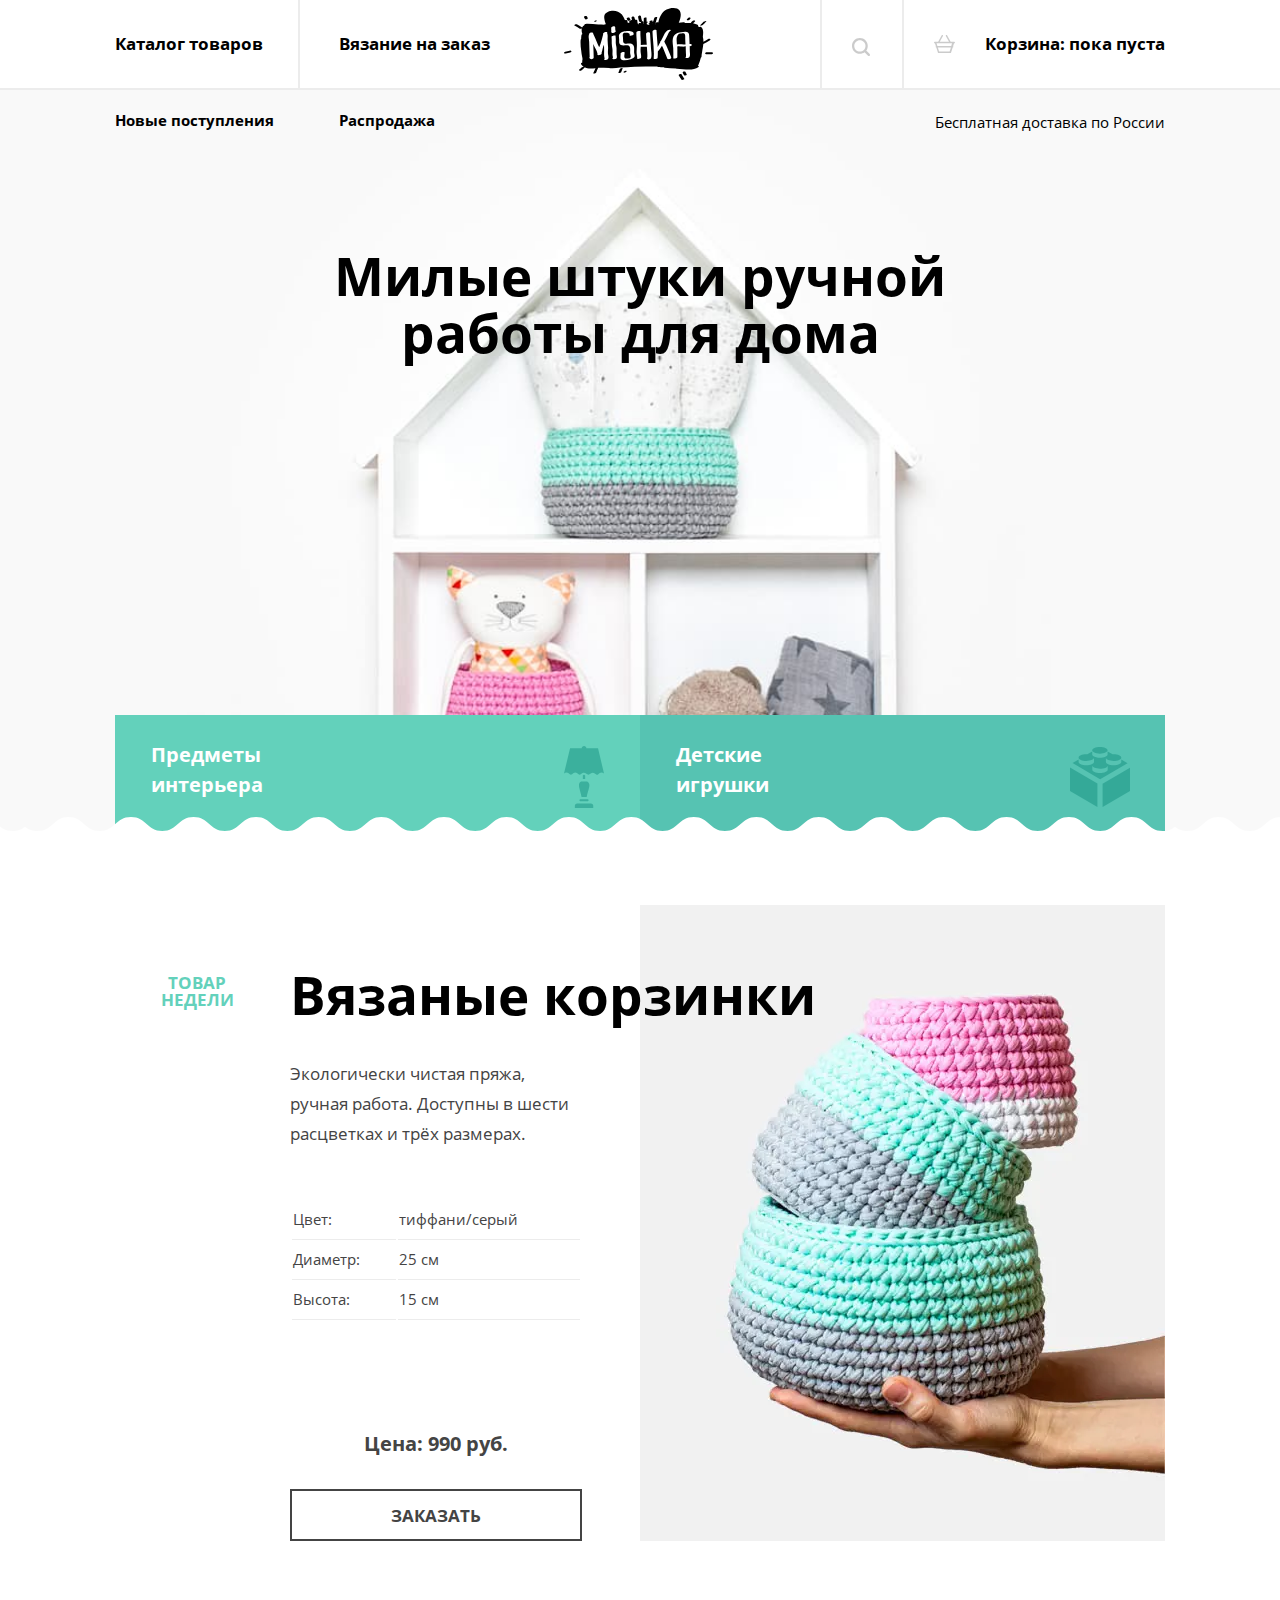
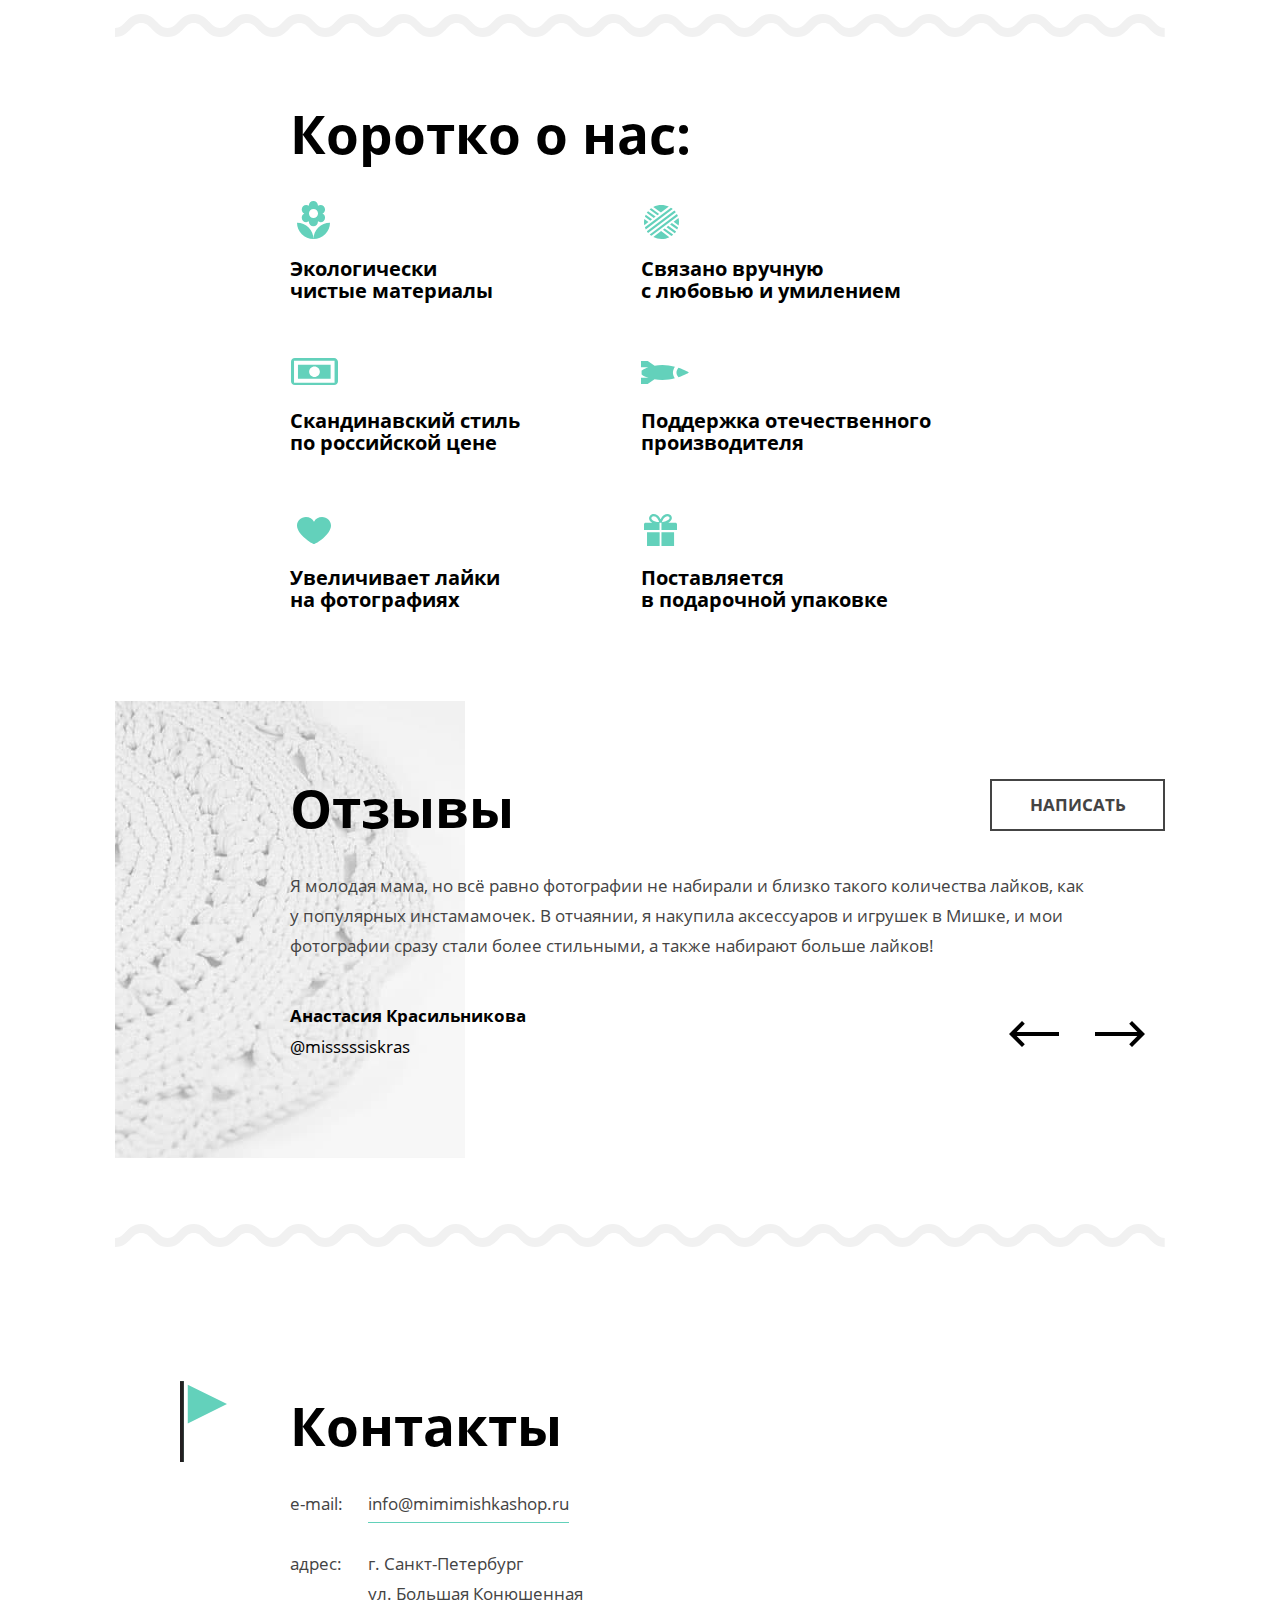
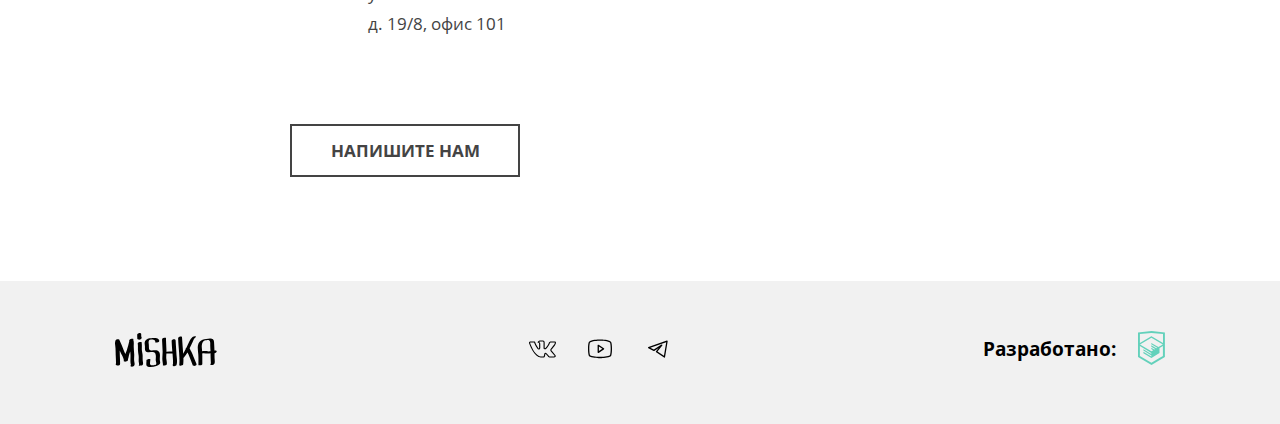
<file: index.html>
<!DOCTYPE html><html class="page" lang="ru"><head><meta charset="utf-8"><meta name="viewport" content="width=device-width,initial-scale=1"><title>HTML Academy: Мишка</title><link rel="icon" href="favicon.ico"><link rel="icon" href="img/favicons/favicon.svg" type="image/svg+xml"><link rel="apple-touch-icon" href="img/favicons/apple.png"><link rel="manifest" href="manifest.webmanifest"><link rel="stylesheet" href="css/style.min.css"><link rel="preload" href="css/style.min.css" as="style"><link rel="preload" href="fonts/opensans.woff2" as="font" crossorigin="anonymous"><link rel="preload" href="fonts/opensansbold.woff2" as="font" crossorigin="anonymous"><link rel="preload" href="img/backgrounds/bg-image-house-shelf-mobile.jpg" as="image"><link rel="preload" href="img/backgrounds/bg-image-house-shelf-mobile@2x.jpg" as="image"><link rel="preload" href="img/backgrounds/bg-image-house-shelf-tablet.jpg" as="image"><link rel="preload" href="img/backgrounds/bg-image-house-shelf-tablet@2x.jpg" as="image"><link rel="preload" href="img/backgrounds/bg-image-house-shelf-desktop.jpg" as="image"><link rel="preload" href="img/backgrounds/bg-image-house-shelf-desktop@2x.jpg" as="image"></head><body class="body"><header class="main-header"><div class="main-header__wrapper"><div class="main-header__logo-wrapper"><a class="main-header__logo logo"><svg class="logo__header logo__header--mobile" width="86" height="35"><use xlink:href="img/sprite.svg#logo-mobile"></use></svg> <svg class="logo__header logo__header--tablet" width="114" height="46"><use xlink:href="img/sprite.svg#logo-tablet"></use></svg> <svg class="logo__header logo__header--desktop" width="149" height="72"><use xlink:href="img/sprite.svg#logo-desktop"></use></svg></a></div><nav class="main-navigation main-navigation--closed"><!-- для работы без javascript нужно изменить класс main-navigation--closed на main-navigation--opened а также добавить main-navigation--nojs --> <button class="main-navigation__toogle" type="button"><span class="visually-hidden">Открыть меню</span></button><div class="main-navigation__wrapper main-navigation__wrapper-layout"><ul class="main-navigation__list list site-list"><li class="site-list__item site-list__catalog-item item"><div class="site-list__item-layout-wrapper"><a class="site-list__link site-list__order-link link" href="catalog.html">Каталог товаров</a></div></li><li class="site-list__item site-list__order-item item"><div class="site-list__item-layout-wrapper"><a class="site-list__link site-list__order-link link site-list__order-link--link2" href="form.html">Вязание на заказ</a></div></li></ul><ul class="main-navigation__list list user-list"><li class="user-list__item item"><div class="user-list__item-layout-wrapper"><a class="user-list__link user-list__search-link link" href="#"><svg class="user-list__link-search-icon" width="18" height="18"><use xlink:href="img/sprite.svg#search-icon"></use></svg> <span class="user-list__link-description">Поиск по сайту</span></a></div></li><li class="user-list__item item"><div class="user-list__item-layout-wrapper"><a class="user-list__link user-list__cart-link link" href="#"><svg class="user-list__link-cart-icon" width="21" height="18"><use xlink:href="img/sprite.svg#cart-icon"></use></svg> Корзина: пока пуста</a></div></li></ul><ul class="main-navigation__list list promo-list"><li class="promo-list__item item"><a class="promo-list__link link" href="catalog.html">Новые поступления</a></li><li class="promo-list__item item"><a class="promo-list__link promo-list__sale-link link" href="catalog.html">Распродажа</a></li></ul><span class="main-navigation__promo-delivery">Бесплатная доставка по России</span></div></nav></div></header><main class="main-container"><section class="promo promo--main"><div class="promo__wrapper promo__wrapper--main"><h1 class="promo__title title title--main">Милые штуки ручной работы&nbsp;для&nbsp;дома</h1></div><div class="promo__navigation-wrapper"><h2 class="visually-hidden">Каталог различных товаров</h2><ul class="promo__navigation-list"><li class="promo__navigation-item promo__navigation-item--interior"><a class="promo__navigation-link promo__navigation-link--interior link" href="#">Предметы<br>интерьера</a> <svg class="promo__navigation-icon promo__navigation-icon--interior" width="40" height="62"><use xlink:href="img/sprite.svg#interior-icon"></use></svg></li><li class="promo__navigation-item promo__navigation-item--toys"><a class="promo__navigation-link promo__navigation-link--toys link" href="#">Детские<br>игрушки</a> <svg class="promo__navigation-icon promo__navigation-icon--toy" width="60" height="60"><use xlink:href="img/sprite.svg#toy-icon"></use></svg></li></ul></div></section><section class="week-product"><div class="week-product__wrapper"><!-- <h2 class="week-product__title title title--medium_decorated">Товар недели</h2> --><article class="week-product__article article"><h2 class="week-product__title title title--medium">Вязаные корзинки</h2><p class="week-product__subtitle title title--medium_decorated">Товар недели</p><p class="week-product__text-content">Экологически чистая пряжа, ручная&nbsp;работа. Доступны в шести расцветках и трёх размерах.</p><table class="week-product__table"><tr class="week-product__row"><th class="week-product__data">Цвет:</th><td class="week-product__data">тиффани/серый</td></tr><tr class="week-product__row"><th class="week-product__data">Диаметр:</th><td class="week-product__data">25 см</td></tr><tr class="week-product__row"><th class="week-product__data">Высота:</th><td class="week-product__data">15 см</td></tr></table><picture><source type="image/webp" media="(min-width: 1200px)" srcset="img/products/product-image-triple-set-desktop.webp, img/products/product-image-triple-set-desktop@2x.webp 2x"><source type="image/webp" media="(min-width: 768px)" srcset="img/products/product-image-triple-set-tablet.webp, img/products/product-image-triple-set-tablet@2x.webp 2x"><source type="image/webp" srcset="img/products/product-image-triple-set-mobile.webp, img/products/product-image-triple-set-mobile@2x.webp 2x"><source media="(min-width: 1200px)" srcset="img/products/product-image-triple-set-desktop.jpg, img/products/product-image-triple-set-desktop@2x.jpg 2x"><source media="(min-width: 768px)" srcset="img/products/product-image-triple-set-tablet.jpg, img/products/product-image-triple-set-tablet@2x.jpg 2x"><img class="week-product__image" src="img/products/product-image-triple-set-mobile.jpg" width="260" height="315" srcset="img/products/product-image-triple-set-mobile@2x.jpg 2x" alt="Фото трех вязаных корзинок маленького, среднего, большого размера, а также зеленого и розового цветов."></picture><span class="week-product__price">Цена: 990 руб.</span> <a class="week-product__button open-modal button button--primary link" href="#">Заказать</a></article></div></section><section class="advantages"><div class="advantages__wrapper"><h2 class="advantages__title title title--medium">Коротко о нас:</h2><ul class="advantages__list list"><li class="advantages__item item advantages__item--ecological">Экологически чистые&nbsp;материалы</li><li class="advantages__item item advantages__item--nordic">Скандинавский стиль по&nbsp;российской цене</li><li class="advantages__item item advantages__item--like">Увеличивает лайки на&nbsp;фотографиях</li><li class="advantages__item item advantages__item--handmade">Связано вручную с&nbsp;любовью&nbsp;и&nbsp;умилением</li><li class="advantages__item item advantages__item--national">Поддержка отечественного производителя</li><li class="advantages__item item advantages__item--gift">Поставляется в&nbsp;подарочной&nbsp;упаковке</li></ul></div></section><section class="reviews reviews--image"><div class="reviews__wrapper"><h2 class="reviews__title title title--medium">Отзывы</h2><blockquote class="reviews__author-review"><p class="reviews__text-content">Я молодая мама, но всё равно фотографии не набирали и близко такого количества лайков, как у&nbsp;популярных инстамамочек. В&nbsp;отчаянии, я накупила аксессуаров и игрушек в Мишке, и&nbsp;мои фотографии сразу стали более стильными, а также набирают больше лайков!</p><span class="reviews__author"><b class="reviews__author-name">Анастасия Красильникова</b> <span class="reviews__author-nickname">@misssssiskras</span></span><div class="reviews__control buttons-control"><button class="reviews__control-button reviews__control-button--left" type="button"><svg class="reviews__control-button-icon" width="50" height="26"><use xlink:href="img/sprite.svg#arrow-button-icon"></use></svg> <span class="visually-hidden">Предыдущий отзыв</span></button> <button class="reviews__control-button reviews__control-button--right" type="button"><svg class="reviews__control-button-icon" width="50" height="26"><use xlink:href="img/sprite.svg#arrow-button-icon"></use></svg> <span class="visually-hidden">Следующий отзыв</span></button></div></blockquote><a class="reviews__button button button--primary" href="#">Написать</a></div></section><section class="contacts"><div class="contacts__wrapper"><div class="contacts__container"><h2 class="contacts__title title title--medium">Контакты</h2><dl class="contacts__list list"><div class="contacts__item contacts__item--first"><dt class="contacts__term">e-mail:</dt><dd class="contacts__description"><a class="contacts__e-mail link" href="mailto:info@mimimishkashop.ru">info@mimimishkashop.ru</a></dd></div><div class="contacts__item contacts__item--second"><dt class="contacts__term">адрес:</dt><dd class="contacts__description"><address class="contacts__address address">г. Санкт-Петербург ул.&nbsp;Большая&nbsp;Конюшенная д.&nbsp;19/8, офис 101</address></dd></div></dl></div><div class="contacts__map-container"><iframe class="contacts__iframe" src="https://www.google.com/maps/embed?pb=!1m18!1m12!1m3!1d999.3018931483289!2d30.322276154757713!3d59.938716497749525!2m3!1f0!2f0!3f0!3m2!1i1024!2i768!4f13.1!3m3!1m2!1s0x4696310fca145cc1%3A0x62740c0ffcd8a91f!2z0JHQvtC70YzRiNCw0Y8g0JrQvtC90Y7RiNC10L3QvdCw0Y8g0YPQuy4sIDE5LzgsIDEwMSwg0KHQsNC90LrRgi3Qn9C10YLQtdGA0LHRg9GA0LMsINCg0L7RgdGB0LjRjywgMTkxMTg2!5e0!3m2!1sru!2suk!4v1649000168325!5m2!1sru!2suk" allowfullscreen="" loading="lazy" referrerpolicy="no-referrer-when-downgrade" title="Офис компании 'Мишка'"></iframe><div class="contacts__map-nojs-container"><picture><source type="image/webp" media="(min-width: 1200px)" srcset="img/content-images/map-nojs-desktop.webp, img/content-images/map-nojs-desktop@2x.webp 2x"><source type="image/webp" media="(min-width: 768px)" srcset="img/content-images/map-nojs-tablet.webp, img/content-images/map-nojs-tablet@2x.webp 2x"><source type="image/webp" srcset="img/content-images/map-nojs-mobile.webp, img/content-images/map-nojs-mobile@2x.webp 2x"><source type="image/png" media="(min-width: 1200px)" srcset="img/content-images/map-nojs-desktop.png, img/content-images/map-nojs-desktop@2x.png 2x"><source type="image/png" media="(min-width: 768px)" srcset="img/content-images/map-nojs-tablet.png, img/content-images/map-nojs-tablet@2x.png 2x"><img class="contacts__map-nojs-image" src="img/content-images/map-nojs-mobile.png" width="320" height="455" alt="Как до нас добраться" srcset="img/backgrounds/map-nojs-mobile@2x.png 2x"></picture></div></div><a class="contacts__button button button--primary" href="#">Напишите нам</a></div></section></main><footer class="main-footer"><div class="main-footer__wrapper"><div class="main-footer__logo-wrapper"><a class="main-footer__logo logo"><svg class="logo__footer" width="102" height="34"><use xlink:href="img/sprite.svg#logo-footer"></use></svg></a></div><div class="main-footer__social social"><h2 class="visually-hidden">Наши социальные сети</h2><ul class="social__list list"><li class="social__item item"><a class="social__link social__link--vkontakte link" href="https://vk.com/htmlacademy"><svg class="social__icon" width="28" height="23" viewbox="0 0 28 23"><use xlink:href="img/sprite.svg#vkontakte-icon"></use></svg> <span class="visually-hidden">Вконтакте</span></a></li><li class="social__item item"><a class="social__link social__link--youtube link" href="https://www.youtube.com/user/htmlacademyru"><svg class="social__icon" width="28" height="23" viewbox="0 0 28 23"><use xlink:href="img/sprite.svg#youtube-icon"></use></svg> <span class="visually-hidden">Ютуб</span></a></li><li class="social__item item"><a class="social__link social__link--telegram link" href="https://t.me/htmlacademy"><svg class="social__icon" width="28" height="23" viewbox="0 0 28 23"><use xlink:href="img/sprite.svg#telegram-icon"></use></svg> <span class="visually-hidden">Телеграм</span></a></li></ul></div><div class="main-footer__copyright copyright main-footer__decoration"><h2 class="visually-hidden">Копирайт</h2><span class="copyright__text">Разработано:</span> <a class="copyright__link link" href="https://htmlacademy.ru/intensive/adaptive"><svg class="copyright__icon" width="27" height="35"><use xlink:href="img/sprite.svg#copyright-icon"></use></svg> <span class="visually-hidden">HTML Academy</span></a></div></div></footer><div class="modal"><div class="modal__container"><p class="modal__title">Добавить в&nbsp;корзину</p><p class="modal__text-content">Выберите размер:</p><div class="modal__list-wrapper"><ul class="modal__list"><li class="modal__item modal__item--size-s"><a class="modal__link link" href="#">S</a></li><li class="modal__item modal__item--size-m"><a class="modal__link link" href="#">M</a></li><li class="modal__item modal__item--size-l"><a class="modal__link link" href="#">L</a></li></ul></div><button class="modal__button button button--secondary">Добавить</button></div></div><script src="js/script.min.js"></script></body></html>
</file>
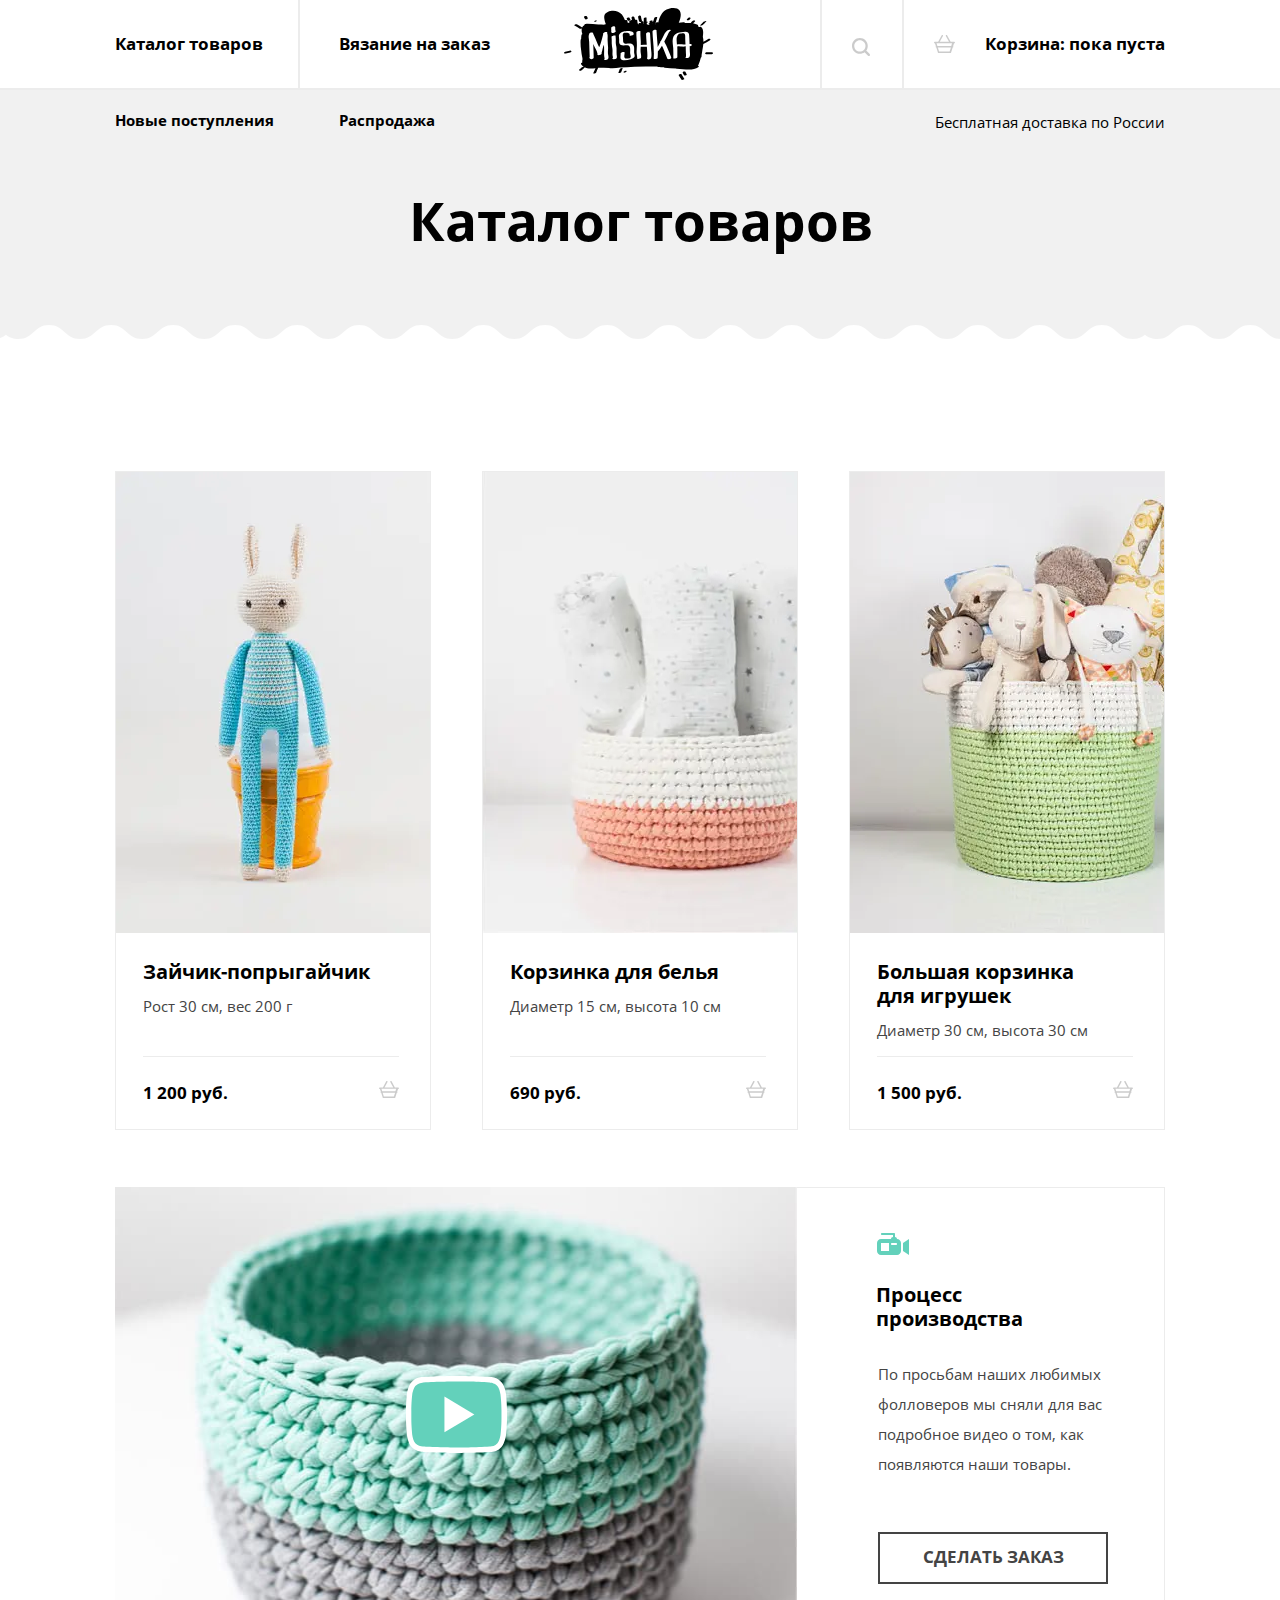
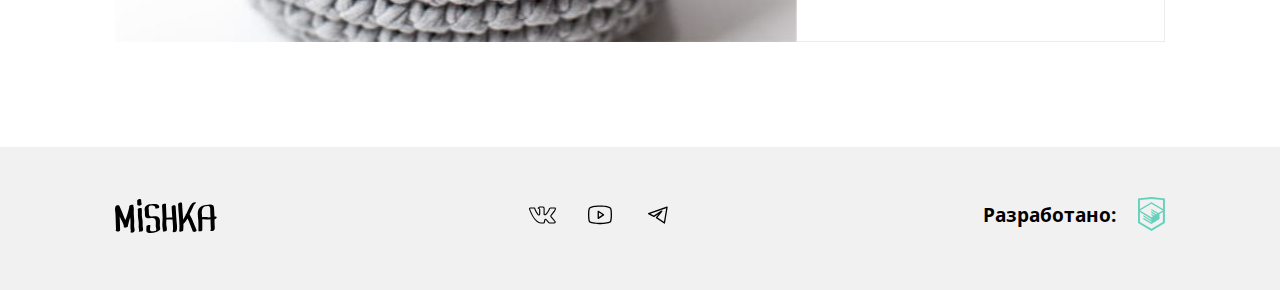
<file: catalog.html>
<!DOCTYPE html><html class="page" lang="ru"><head><meta charset="utf-8"><meta name="viewport" content="width=device-width,initial-scale=1"><title>HTML Academy: Мишка</title><link rel="icon" href="favicon.ico"><link rel="icon" href="img/favicons/favicon.svg" type="image/svg+xml"><link rel="apple-touch-icon" href="img/favicons/apple.png"><link rel="manifest" href="manifest.webmanifest"><link rel="stylesheet" href="css/style.min.css"><link rel="preload" href="css/style.min.css" as="style"><link rel="preload" href="fonts/opensans.woff2" as="font"><link rel="preload" href="fonts/opensansbold.woff2" as="font"><link rel="preload" href="img/backgrounds/bg-image-house-shelf-mobile.jpg" as="image"><link rel="preload" href="img/backgrounds/bg-image-house-shelf-mobile@2x.jpg" as="image"><link rel="preload" href="img/backgrounds/bg-image-house-shelf-tablet.jpg" as="image"><link rel="preload" href="img/backgrounds/bg-image-house-shelf-tablet@2x.jpg" as="image"><link rel="preload" href="img/backgrounds/bg-image-house-shelf-desktop.jpg" as="image"><link rel="preload" href="img/backgrounds/bg-image-house-shelf-desktop@2x.jpg" as="image"></head><body class="body"><header class="main-header"><div class="main-header__wrapper"><div class="main-header__logo-wrapper"><a class="main-header__logo logo" href="index.html"><svg class="logo__header logo__header--mobile" width="86" height="35"><use xlink:href="img/sprite.svg#logo-mobile"></use></svg> <svg class="logo__header logo__header--tablet" width="114" height="46"><use xlink:href="img/sprite.svg#logo-tablet"></use></svg> <svg class="logo__header logo__header--desktop" width="149" height="72"><use xlink:href="img/sprite.svg#logo-desktop"></use></svg></a></div><nav class="main-navigation main-navigation--closed"><!-- для работы без javascript нужно изменить класс main-navigation--closed на main-navigation--opened а также добавить main-navigation--nojs --> <button class="main-navigation__toogle" type="button"><span class="visually-hidden">Открыть меню</span></button><div class="main-navigation__wrapper main-navigation__wrapper-layout"><ul class="main-navigation__list list site-list"><li class="site-list__item site-list__catalog-item item"><div class="site-list__item-layout-wrapper"><a class="site-list__link site-list__order-link link">Каталог товаров</a></div></li><li class="site-list__item site-list__order-item item"><div class="site-list__item-layout-wrapper"><a class="site-list__link site-list__order-link link site-list__order-link--link2" href="form.html">Вязание на заказ</a></div></li></ul><ul class="main-navigation__list list user-list"><li class="user-list__item item"><div class="user-list__item-layout-wrapper"><a class="user-list__link user-list__search-link link" href="#"><svg class="user-list__link-search-icon" width="18" height="18"><use xlink:href="img/sprite.svg#search-icon"></use></svg> <span class="user-list__link-description">Поиск по сайту</span></a></div></li><li class="user-list__item item"><div class="user-list__item-layout-wrapper"><a class="user-list__link user-list__cart-link link" href="#"><svg class="user-list__link-cart-icon" width="21" height="18"><use xlink:href="img/sprite.svg#cart-icon"></use></svg> Корзина: пока пуста</a></div></li></ul><ul class="main-navigation__list list promo-list"><li class="promo-list__item item"><a class="promo-list__link link" href="catalog.html">Новые поступления</a></li><li class="promo-list__item item"><a class="promo-list__link promo-list__sale-link link" href="catalog.html">Распродажа</a></li></ul><span class="main-navigation__promo-delivery">Бесплатная доставка по России</span></div></nav></div></header><main class="main-catalog-container"><section class="promo promo--catalog"><div class="promo__wrapper promo__wrapper--catalog"><h1 class="promo__title title title--main-catalog">Каталог товаров</h1></div></section><section class="catalog-products"><div class="catalog-products__wrapper"><h2 class="visually-hidden">Каталог различных товаров</h2><ul class="catalog-products__list list"><li class="catalog-products__list-item item product-card"><article class="product-card__wrapper"><a class="product-card__link link" href="#"><picture><source type="image/webp" media="(min-width: 1200px)" srcset="img/products/product-image-blue-toy-desktop.webp, img/products/product-image-blue-toy-desktop@2x.webp 2x"><source type="image/webp" media="(min-width: 768px)" srcset="img/products/product-image-blue-toy-tablet.webp, img/products/product-image-blue-toy-tablet@2x.webp 2x"><source type="image/webp" srcset="img/products/product-image-blue-toy-mobile.webp, img/products/product-image-blue-toy-mobile@2x.webp 2x"><source media="(min-width: 1200px)" srcset="img/products/product-image-blue-toy-desktop.jpg, img/products/product-image-blue-toy-desktop@2x.jpg 2x"><source media="(min-width: 768px)" srcset="img/products/product-image-blue-toy-tablet.jpg, img/products/product-image-blue-toy-tablet@2x.jpg 2x"><img class="product-card__image" src="img/products/product-image-blue-toy-mobile.jpg" width="260" height="195" srcset="img/products/product-image-blue-toy-mobile@2x.jpg 2x" alt="Вязанная детская игрушка голубого цвета в виде зайчика." loading="lazy"></picture></a><div class="product-card__layout-wrapper"><a class="product-card__link product-card__link--title link" href="#"><h3 class="product-card__title title title--small">Зайчик-попрыгайчик</h3></a><p class="product-card__text-description">Рост 30 см, вес 200 г</p><div class="product-card__flex-container"><span class="product-card__price">1 200 руб.</span> <a class="product-card__button-link link" href="#"><svg class="product-card__button-icon" width="20" height="19" aria-hidden="true" focusable="false"><use xlink:href="img/sprite.svg#cart-icon"></use></svg> <span class="visually-hidden">Добавить в корзину</span></a></div></div></article></li><li class="catalog-products__list-item item product-card"><article class="product-card__wrapper"><a class="product-card__link link" href="#"><picture><source type="image/webp" media="(min-width: 1200px)" srcset="img/products/product-image-white-orange-basket-desktop.webp, img/products/product-image-white-orange-basket-desktop@2x.webp 2x"><source type="image/webp" media="(min-width: 768px)" srcset="img/products/product-image-white-orange-basket-tablet.webp, img/products/product-image-white-orange-basket-tablet@2x.webp 2x"><source type="image/webp" srcset="img/products/product-image-white-orange-basket-mobile.webp, img/products/product-image-white-orange-basket-mobile@2x.webp 2x"><source media="(min-width: 1200px)" srcset="img/products/product-image-white-orange-basket-desktop.jpg, img/products/product-image-white-orange-basket-desktop@2x.jpg 2x"><source media="(min-width: 768px)" srcset="img/products/product-image-white-orange-basket-tablet.jpg, img/products/product-image-white-orange-basket-tablet@2x.jpg 2x"><img class="product-card__image" src="img/products/product-image-white-orange-basket-mobile.jpg" width="260" height="195" srcset="img/products/product-image-white-orange-basket-mobile@2x.jpg 2x" alt="Вязанная корзинка бело-оранжевого цвета." loading="lazy"></picture></a><div class="product-card__layout-wrapper"><a class="product-card__link product-card__link--title link" href="#"><h3 class="product-card__title title title--small">Корзинка для белья</h3></a><p class="product-card__text-description product-card__text-description--product2">Диаметр 15 см, высота 10 см</p><div class="product-card__flex-container"><span class="product-card__price">690 руб.</span> <a class="product-card__button-link link" href="#"><svg class="product-card__button-icon" width="20" height="19" aria-hidden="true" focusable="false"><use xlink:href="img/sprite.svg#cart-icon"></use></svg> <span class="visually-hidden">Добавить в корзину</span></a></div></div></article></li><li class="catalog-products__list-item item product-card"><article class="product-card__wrapper"><a class="product-card__link link" href="#"><picture><source type="image/webp" media="(min-width: 1200px)" srcset="img/products/product-image-big-basket-with-toys-desktop.webp, img/products/product-image-big-basket-with-toys-desktop@2x.webp 2x"><source type="image/webp" media="(min-width: 768px)" srcset="img/products/product-image-big-basket-with-toys-tablet.webp, img/products/product-image-big-basket-with-toys-tablet@2x.webp 2x"><source type="image/webp" srcset="img/products/product-image-big-basket-with-toys-mobile.webp, img/products/product-image-big-basket-with-toys-mobile@2x.webp 2x"><source media="(min-width: 1200px)" srcset="img/products/product-image-big-basket-with-toys-desktop.jpg, img/products/product-image-big-basket-with-toys-desktop@2x.jpg 2x"><source media="(min-width: 768px)" srcset="img/products/product-image-big-basket-with-toys-tablet.jpg, img/products/product-image-big-basket-with-toys-tablet@2x.jpg 2x"><img class="product-card__image" src="img/products/product-image-big-basket-with-toys-mobile.jpg" width="260" height="195" srcset="img/products/product-image-big-basket-with-toys-mobile@2x.jpg 2x" alt="Большая, вязанная корзинка бело-зеленного цвета, наполненная игрушками." loading="lazy"></picture></a><div class="product-card__layout-wrapper"><a class="product-card__link product-card__link--title link" href="#"><h3 class="product-card__title title title--small">Большая корзинка для&nbsp;игрушек</h3></a><p class="product-card__text-description">Диаметр 30 см, высота 30 см</p><div class="product-card__flex-container"><span class="product-card__price">1 500 руб.</span> <a class="product-card__button-link link" href="#"><svg class="product-card__button-icon" width="20" height="19" aria-hidden="true" focusable="false"><use xlink:href="img/sprite.svg#cart-icon"></use></svg> <span class="visually-hidden">Добавить в корзину</span></a></div></div></article></li></ul></div></section><section class="production"><div class="production__wrapper"><article class="production__article"><h2 class="production__title title title--medium"><svg class="production__icon" width="32" height="22"><use xlink:href="img/sprite.svg#video-camera-icon"></use></svg>Процесс производства</h2><p class="production__video-wrapper"><video class="production__video-container"></video><!-- контейнер для видео --><picture><source media="(min-width: 1200px)" srcset="img/products/product-image-green-basket-desktop.jpg, img/products/product-image-green-basket-desktop@2x.jpg 2x"><source media="(min-width: 768px)" srcset="img/products/product-image-green-basket-tablet.jpg, img/products/product-image-green-basket-tablet@2x.jpg 2x"><img class="production__image" src="img/products/product-image-green-basket-mobile.jpg" width="260" height="150" srcset="img/products/product-image-green-basket-mobile@2x.jpg 2x" alt="Вязанная зеленая корзинка." loading="lazy"></picture><svg class="production__play-button" width="101" height="77" viewbox="0 0 101 77" fill="#63d1bb"><use xlink:href="img/sprite.svg#play-button-icon"></use></svg></p><p class="production__text-content">По просьбам наших любимых фолловеров мы сняли для вас подробное видео о&nbsp;том, как появляются наши товары.</p><a class="production__order-button button button--primary link" href="#">Сделать заказ</a></article></div></section></main><footer class="main-footer"><div class="main-footer__wrapper"><div class="main-footer__logo-wrapper"><a class="main-footer__logo logo" href="index.html"><svg class="logo__footer" width="102" height="34"><use xlink:href="img/sprite.svg#logo-footer"></use></svg></a></div><div class="main-footer__social social"><h2 class="visually-hidden">Наши социальные сети</h2><ul class="social__list list"><li class="social__item item"><a class="social__link social__link--vkontakte link" href="https://vk.com/htmlacademy"><svg class="social__icon" width="28" height="23" viewbox="0 0 28 23"><use xlink:href="img/sprite.svg#vkontakte-icon"></use></svg> <span class="visually-hidden">Вконтакте</span></a></li><li class="social__item item"><a class="social__link social__link--youtube link" href="https://www.youtube.com/user/htmlacademyru"><svg class="social__icon" width="28" height="23" viewbox="0 0 28 23"><use xlink:href="img/sprite.svg#youtube-icon"></use></svg> <span class="visually-hidden">Ютуб</span></a></li><li class="social__item item"><a class="social__link social__link--telegram link" href="https://t.me/htmlacademy"><svg class="social__icon" width="28" height="23" viewbox="0 0 28 23"><use xlink:href="img/sprite.svg#telegram-icon"></use></svg> <span class="visually-hidden">Телеграм</span></a></li></ul></div><div class="main-footer__copyright copyright main-footer__decoration"><h2 class="visually-hidden">Копирайт</h2><span class="copyright__text">Разработано:</span> <a class="copyright__link link" href="https://htmlacademy.ru/intensive/adaptive"><svg class="copyright__icon" width="27" height="35"><use xlink:href="img/sprite.svg#copyright-icon"></use></svg> <span class="visually-hidden">HTML Academy</span></a></div></div></footer><div class="modal"><div class="modal__container"><p class="modal__title">Добавить в&nbsp;корзину</p><p class="modal__text-content">Выберите размер:</p><div class="modal__list-wrapper"><ul class="modal__list"><li class="modal__item modal__item--size-s"><a class="modal__link link" href="#">S</a></li><li class="modal__item modal__item--size-m"><a class="modal__link link" href="#">M</a></li><li class="modal__item modal__item--size-l"><a class="modal__link link" href="#">L</a></li></ul></div><button class="modal__button button button--secondary">Добавить</button></div></div><script src="js/script.min.js"></script></body></html>
</file>
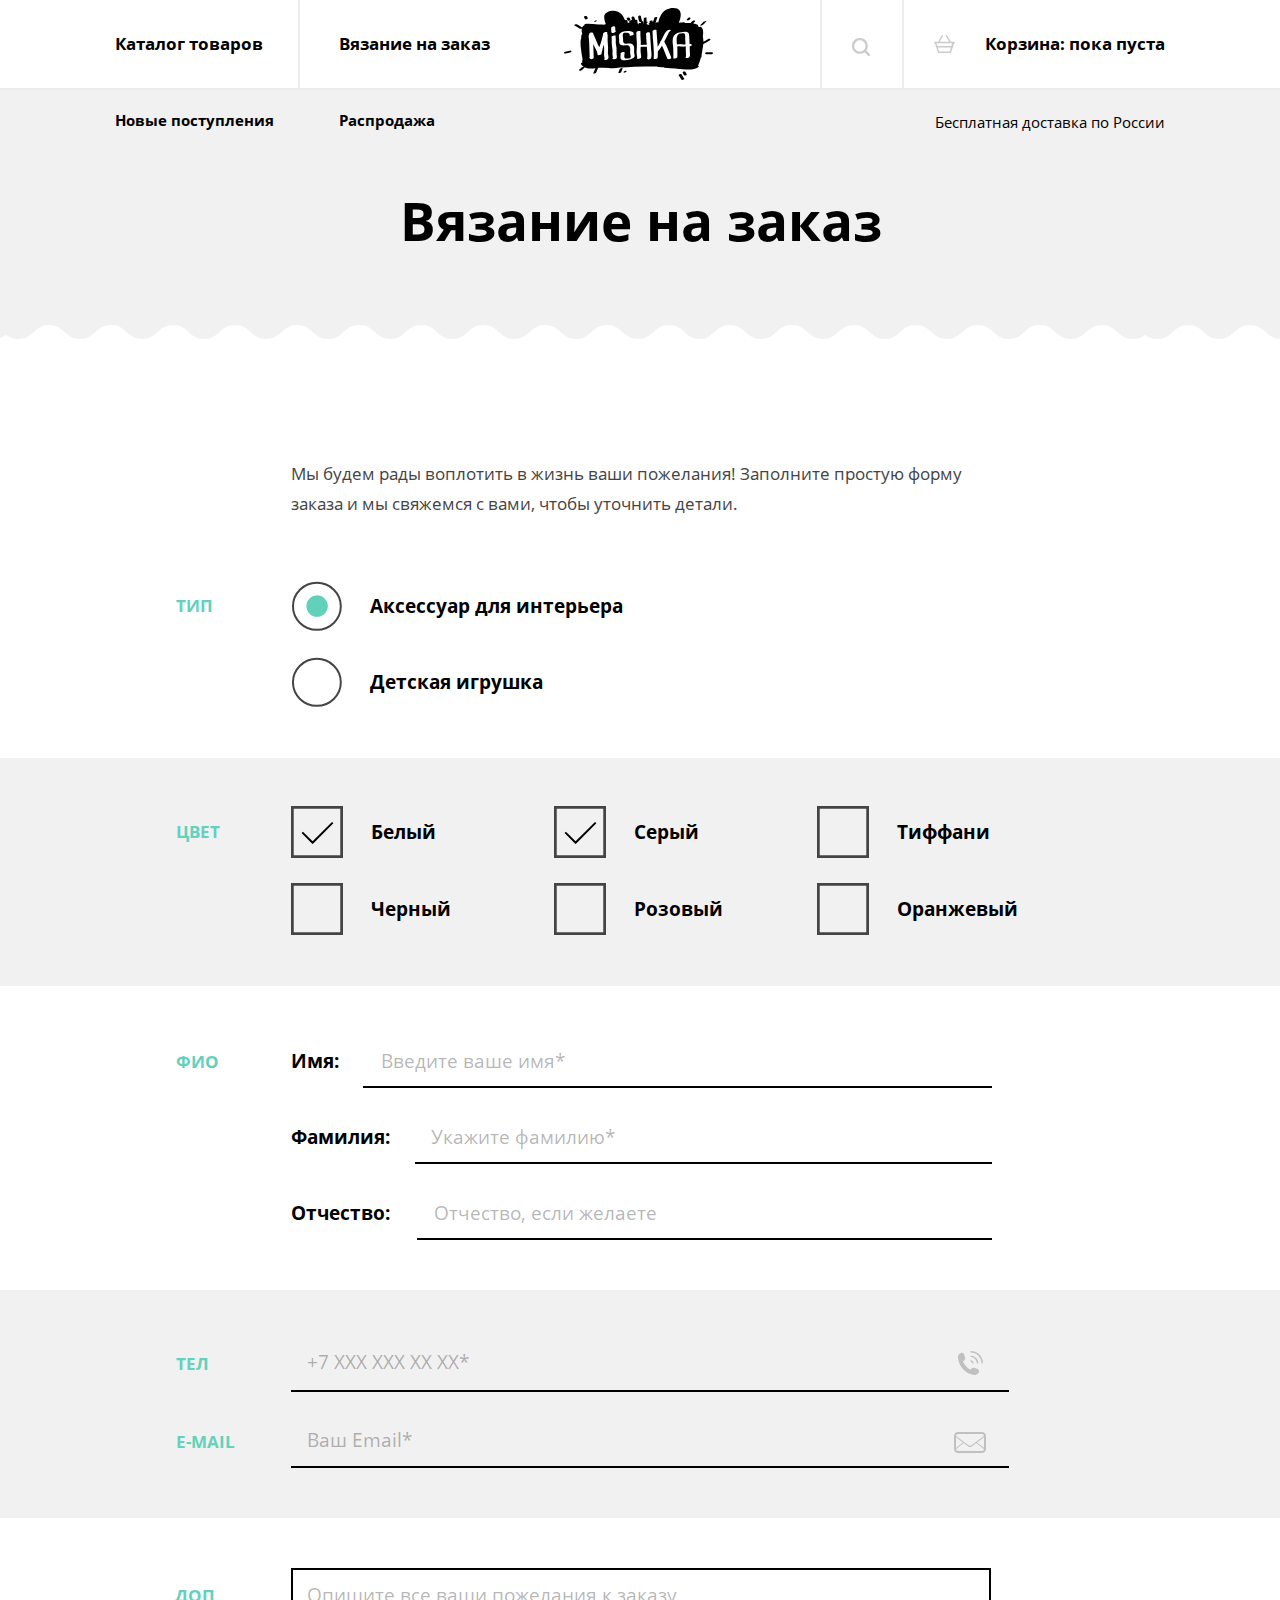
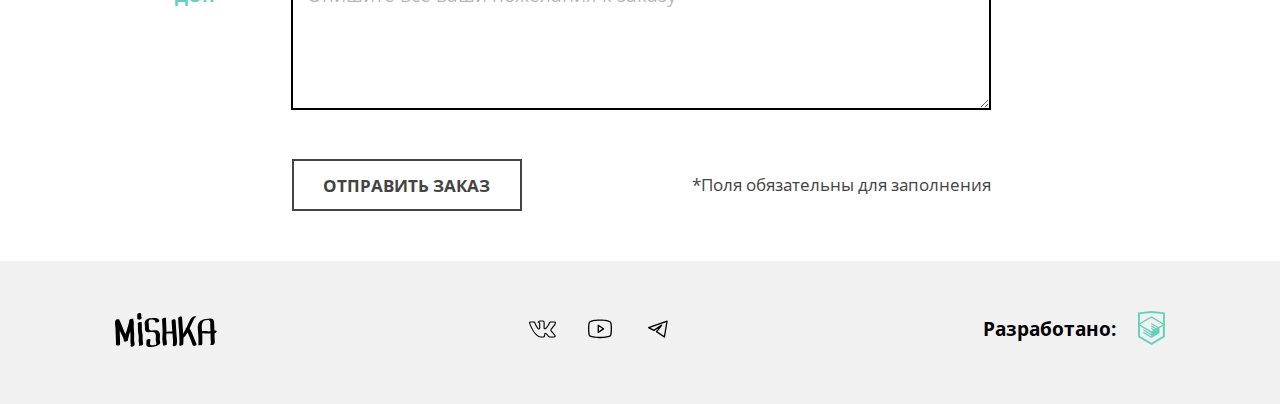
<file: form.html>
<!DOCTYPE html><html class="page" lang="ru"><head><meta charset="utf-8"><meta name="viewport" content="width=device-width,initial-scale=1"><title>HTML Academy: Мишка</title><link rel="icon" href="favicon.ico"><link rel="icon" href="img/favicons/favicon.svg" type="image/svg+xml"><link rel="apple-touch-icon" href="img/favicons/apple.png"><link rel="manifest" href="manifest.webmanifest"><link rel="stylesheet" href="css/style.min.css"><link rel="preload" href="css/style.min.css" as="style"><link rel="preload" href="fonts/opensans.woff2" as="font"><link rel="preload" href="fonts/opensansbold.woff2" as="font"><link rel="preload" href="img/backgrounds/bg-image-house-shelf-mobile.jpg" as="image"><link rel="preload" href="img/backgrounds/bg-image-house-shelf-mobile@2x.jpg" as="image"><link rel="preload" href="img/backgrounds/bg-image-house-shelf-tablet.jpg" as="image"><link rel="preload" href="img/backgrounds/bg-image-house-shelf-tablet@2x.jpg" as="image"><link rel="preload" href="img/backgrounds/bg-image-house-shelf-desktop.jpg" as="image"><link rel="preload" href="img/backgrounds/bg-image-house-shelf-desktop@2x.jpg" as="image"></head><body class="body"><header class="main-header"><div class="main-header__wrapper"><div class="main-header__logo-wrapper"><a class="main-header__logo logo" href="index.html"><svg class="logo__header logo__header--mobile" width="86" height="35"><use xlink:href="img/sprite.svg#logo-mobile"></use></svg> <svg class="logo__header logo__header--tablet" width="114" height="46"><use xlink:href="img/sprite.svg#logo-tablet"></use></svg> <svg class="logo__header logo__header--desktop" width="149" height="72"><use xlink:href="img/sprite.svg#logo-desktop"></use></svg></a></div><nav class="main-navigation main-navigation--closed"><!-- для работы без javascript нужно изменить класс main-navigation--closed на main-navigation--opened а также добавить main-navigation--nojs --> <button class="main-navigation__toogle" type="button"><span class="visually-hidden">Открыть меню</span></button><div class="main-navigation__wrapper main-navigation__wrapper-layout"><ul class="main-navigation__list list site-list"><li class="site-list__item site-list__catalog-item item"><div class="site-list__item-layout-wrapper"><a class="site-list__link site-list__order-link link" href="catalog.html">Каталог товаров</a></div></li><li class="site-list__item site-list__order-item item"><div class="site-list__item-layout-wrapper"><a class="site-list__link site-list__order-link link site-list__order-link--link2">Вязание на заказ</a></div></li></ul><ul class="main-navigation__list list user-list"><li class="user-list__item item"><div class="user-list__item-layout-wrapper"><a class="user-list__link user-list__search-link link" href="#"><svg class="user-list__link-search-icon" width="18" height="18"><use xlink:href="img/sprite.svg#search-icon"></use></svg> <span class="user-list__link-description">Поиск по сайту</span></a></div></li><li class="user-list__item item"><div class="user-list__item-layout-wrapper"><a class="user-list__link user-list__cart-link link" href="#"><svg class="user-list__link-cart-icon" width="21" height="18"><use xlink:href="img/sprite.svg#cart-icon"></use></svg> Корзина: пока пуста</a></div></li></ul><ul class="main-navigation__list list promo-list"><li class="promo-list__item item"><a class="promo-list__link link" href="catalog.html">Новые поступления</a></li><li class="promo-list__item item"><a class="promo-list__link promo-list__sale-link link" href="catalog.html">Распродажа</a></li></ul><span class="main-navigation__promo-delivery">Бесплатная доставка по России</span></div></nav></div></header><main class="main-form-container"><section class="promo promo--form"><div class="promo__wrapper promo__wrapper--form"><h1 class="promo__title title title--main-form">Вязание на заказ</h1></div></section><section class="order-form-container"><h2 class="visually-hidden">Форма заказа</h2><form class="order-form" action="https://echo.htmlacademy.ru/" method="POST"><div class="order-form__text-container"><div class="order-form__wrapper"><p class="order-form__text-content">Мы будем рады воплотить в жизнь ваши пожелания! Заполните простую форму заказа и мы свяжемся с вами, чтобы уточнить детали.</p></div></div><div class="order-form__group order-form__group--type order-form__group--primary-bg"><fieldset class="order-form__wrapper"><legend class="order-form__title order-form__title--type">Тип</legend><ul class="order-form__list order-form__list--type list"><li class="order-form__item order-form__item--type item radiobutton"><input class="radiobutton__custom" type="radio" name="order-form-type" value="type-accessory" id="order-form-accessory" checked="checked"> <label class="radiobutton__field" for="order-form-accessory">Аксессуар для интерьера</label></li><li class="order-form__item order-form__item--type item radiobutton"><input class="radiobutton__custom" type="radio" name="order-form-type" value="type-toy" id="order-form-toy"> <label class="radiobutton__field" for="order-form-toy">Детская игрушка</label></li></ul></fieldset></div><div class="order-form__group order-form__group--color order-form__group--secondary-bg"><fieldset class="order-form__wrapper"><legend class="order-form__title order-form__title--color">Цвет</legend><ul class="order-form__list order-form__list--color list"><li class="order-form__item order-form__item--color item checkbox"><input class="checkbox__custom" type="checkbox" name="order-form-color" value="color-white" id="order-form-color-white" checked="checked"> <label class="checkbox__field" for="order-form-color-white">Белый</label></li><li class="order-form__item order-form__item--color item checkbox"><input class="checkbox__custom" type="checkbox" name="order-form-color" value="color-gray" id="order-form-color-gray" checked="checked"> <label class="checkbox__field" for="order-form-color-gray">Серый</label></li><li class="order-form__item order-form__item--color item checkbox"><input class="checkbox__custom" type="checkbox" name="order-form-color" value="color-tiffany" id="order-form-color-tiffany"> <label class="checkbox__field" for="order-form-color-tiffany">Тиффани</label></li><li class="order-form__item order-form__item--color item checkbox"><input class="checkbox__custom" type="checkbox" name="order-form-color" value="color-black" id="order-form-color-black"> <label class="checkbox__field" for="order-form-color-black">Черный</label></li><li class="order-form__item order-form__item--color item checkbox"><input class="checkbox__custom" type="checkbox" name="order-form-color" value="color-pink" id="order-form-color-pink"> <label class="checkbox__field" for="order-form-color-pink">Розовый</label></li><li class="order-form__item order-form__item--color item checkbox"><input class="checkbox__custom" type="checkbox" name="order-form-color" value="color-orange" id="order-form-color-orange"> <label class="checkbox__field" for="order-form-color-orange">Оранжевый</label></li></ul></fieldset></div><div class="order-form__group order-form__group--name-surname-patronymic order-form__group--primary-bg"><fieldset class="order-form__wrapper"><legend class="order-form__title order-form__title--name-surname-patronymic">ФИО</legend><ul class="order-form__list order-form__list--name-surname-patronymic list"><li class="order-form__item order-form__item--name-surname-patronymic item"><div class="order-form__name-wrapper"><label class="order-form__name-field" for="order-form-name-field">Имя:</label> <input class="order-form__name-input" type="text" name="order-form-name" placeholder="Введите ваше имя*" id="order-form-name-field" required></div></li><li class="order-form__item item order-form__item--name-surname-patronymic"><div class="order-form__surname-wrapper"><label class="order-form__surname-field" for="order-form-surname-field">Фамилия:</label> <input class="order-form__surname-input" type="text" name="order-form-surname" placeholder="Укажите фамилию*" id="order-form-surname-field" required></div></li><li class="order-form__item order-form__item--name-surname-patronymic item"><div class="order-form__patronymic-wrapper"><label class="order-form__patronymic-field" for="order-form-patronymic-field">Отчество:</label> <input class="order-form__patronymic-input" type="text" name="order-form-patronymic" placeholder="Отчество, если желаете" id="order-form-patronymic-field"></div></li></ul></fieldset></div><div class="order-form__group order-form__group--phone order-form__group--secondary-bg"><fieldset class="order-form__wrapper"><legend class="order-form__title order-form__title--phone">Тел</legend><div class="order-form__phone-wrapper"><label class="visually-hidden" for="order-form-phone-field">Телефон</label> <input class="order-form__phone-input" type="tel" name="order-form-phone" placeholder="+7 XXX XXX XX XX*" pattern="+7 [0-9]{3} [0-9]{3} [0-9]{2} [0-9]{2}" id="order-form-phone-field" required> <svg class="order-form__icon order-form__icon--phone" width="25" height="24"><use xlink:href="img/sprite.svg#phone-icon"></use></svg></div></fieldset></div><div class="order-form__group order-form__group--email order-form__group--secondary-bg"><fieldset class="order-form__wrapper"><legend class="order-form__title order-form__title--email">E-mail</legend><div class="order-form__email-wrapper"><label class="visually-hidden" for="order-form-email-field">E-mail</label> <input class="order-form__email-input" type="email" name="order-form-email" placeholder="Ваш Email*" id="order-form-email-field" required> <svg class="order-form__icon order-form__icon--email" width="32" height="21"><use xlink:href="img/sprite.svg#email-icon"></use></svg></div></fieldset></div><div class="order-form__group order-form__group--textarea order-form__group--primary-bg"><fieldset class="order-form__wrapper"><legend class="order-form__title order-form__title--textarea">Доп</legend><p class="order-form__textarea-wrapper"><label class="visually-hidden" for="order-form-textarea-field">Дополнительная информация</label> <textarea class="order-form__textarea-input" name="order-form-textarea" id="order-form-textarea-field" placeholder="Опишите все ваши пожелания к заказу"></textarea></p></fieldset></div><div class="order-form__group"><div class="order-form__flex-container"><div class="order-form__wrapper order-form__wrapper--text-required"><p class="order-form__text-required">*Поля обязательны для заполнения</p></div><div class="order-form__wrapper"><button class="order-form__button button button--primary" type="submit">Отправить заказ</button></div></div></div></form></section></main><footer class="main-footer"><div class="main-footer__wrapper"><div class="main-footer__logo-wrapper"><a class="main-footer__logo logo" href="index.html"><svg class="logo__footer" width="102" height="34"><use xlink:href="img/sprite.svg#logo-footer"></use></svg></a></div><div class="main-footer__social social"><h2 class="visually-hidden">Наши социальные сети</h2><ul class="social__list list"><li class="social__item item"><a class="social__link social__link--vkontakte link" href="https://vk.com/htmlacademy"><svg class="social__icon" width="28" height="23" viewbox="0 0 28 23"><use xlink:href="img/sprite.svg#vkontakte-icon"></use></svg> <span class="visually-hidden">Вконтакте</span></a></li><li class="social__item item"><a class="social__link social__link--youtube link" href="https://www.youtube.com/user/htmlacademyru"><svg class="social__icon" width="28" height="23" viewbox="0 0 28 23"><use xlink:href="img/sprite.svg#youtube-icon"></use></svg> <span class="visually-hidden">Ютуб</span></a></li><li class="social__item item"><a class="social__link social__link--telegram link" href="https://t.me/htmlacademy"><svg class="social__icon" width="28" height="23" viewbox="0 0 28 23"><use xlink:href="img/sprite.svg#telegram-icon"></use></svg> <span class="visually-hidden">Телеграм</span></a></li></ul></div><div class="main-footer__copyright copyright main-footer__decoration"><h2 class="visually-hidden">Копирайт</h2><span class="copyright__text">Разработано:</span> <a class="copyright__link link" href="https://htmlacademy.ru/intensive/adaptive"><svg class="copyright__icon" width="27" height="35"><use xlink:href="img/sprite.svg#copyright-icon"></use></svg> <span class="visually-hidden">HTML Academy</span></a></div></div></footer><script src="js/script.min.js"></script></body></html>
</file>
<file: css/style.min.css>
@charset "UTF-8";img{max-width:100%;height:auto}@font-face{font-family:"Open Sans";src:url(../fonts/opensans.woff2)format("woff2"),url(../fonts/opensans.woff)format("woff");font-style:normal;font-weight:400;font-display:swap}@font-face{font-family:"Open Sans";src:url(../fonts/opensansbold.woff2)format("woff2"),url(../fonts/opensansbold.woff)format("woff");font-style:normal;font-weight:700;font-display:swap}.body{box-sizing:border-box;margin:0 auto;padding:0;font-family:"Open Sans","Arial",sans-serif;font-style:normal;font-size:15px;line-height:24px;font-weight:400;color:#000;background-color:#fff}.list{margin:0;padding:0}.item{list-style-type:none}.link{font-family:"Open Sans","Arial",sans-serif;font-style:normal;font-size:15px;line-height:24px;font-weight:400;color:#000;text-decoration:none}.button,.link[href]{cursor:pointer}.button{display:block;min-height:52px;padding-top:15px;padding-bottom:14px;box-sizing:border-box;font-family:"Open Sans","Arial",sans-serif;font-style:normal;font-size:17px;line-height:16px;font-weight:700;color:#444;text-decoration:none;text-transform:uppercase;background-color:#fff;border:2px solid #444}.button--primary:hover{color:#fff;background-color:#444}.button--primary:active{color:rgba(255,255,255,.3);background-color:#444}.button--primary:focus-visible{color:#56c3b2;background-color:none;border:2px solid #56c3b2;outline:0}.button--secondary{color:#fff;text-decoration:none;text-transform:uppercase;background-color:#63d1bb;border:0;cursor:pointer}.button--secondary:hover{background-color:rgba(99,209,187,.6)}.button--secondary:active{background-color:rgba(99,209,187,.3)}.button--secondary:focus-visible{color:#56c3b2;background-color:rgba(99,209,187,.2);outline:2px solid #56c3b2;outline-offset:-2px}.title{margin:0;padding:0;font-family:"Open Sans","Arial",sans-serif;font-style:normal;font-size:27px;line-height:30px;font-weight:700;color:#000}@media (min-width:768px){.title{font-size:43px;line-height:50px}}@media (min-width:1200px){.title{font-size:53px;line-height:57px}}.title--medium{font-size:25px}@media (min-width:768px){.title--medium{font-size:43px;line-height:50px}}@media (min-width:1200px){.title--medium{font-size:53px;line-height:57px}}.title--main{display:block;max-width:260px;margin:0 auto;padding-top:71px;text-align:center}@media (min-width:768px){.title--main{max-width:668px;padding-top:153px}}@media (min-width:1200px){.title--main{max-width:700px;padding-top:157px}}.title--main-catalog,.title--main-form{display:block;min-width:260px;margin:0 auto;padding-top:72px;padding-bottom:75px;text-align:center}@media (min-width:768px){.title--main-catalog,.title--main-form{min-width:420px;padding-top:100px;padding-bottom:83px;padding-left:2px}}@media (min-width:1200px){.title--main-catalog,.title--main-form{min-width:507px;padding-top:102px;padding-bottom:107px}}.visually-hidden{position:absolute;width:1px;height:1px;margin:-1px;padding:0;border:0;clip:rect(0,0,0,0);overflow:hidden}@media (min-width:768px){.main-header{position:relative;border-bottom:2px solid #ececec;z-index:3}}.main-header__wrapper{display:flex;flex-direction:column;min-width:320px;margin:0 auto;box-sizing:border-box}@media (min-width:768px){.main-header__wrapper{min-width:768px;padding-right:50px;padding-left:50px}}@media (min-width:1200px){.main-header__wrapper{min-width:1200px;max-width:1200px;padding-right:75px;padding-left:75px}}.main-header__logo-wrapper{display:flex;flex-wrap:wrap;min-width:320px;min-height:78px;border-top:1px solid #ececec;border-bottom:1px solid #ececec}@media (min-width:768px){.main-header__logo-wrapper{position:absolute;min-width:35.5%;min-height:88px;margin-right:2px;border:0}}@media (min-width:1200px){.main-header__logo-wrapper{left:50%;transform:translateX(-50%);min-width:10%}}.main-header__logo{height:35px;margin:auto;padding-right:1px}@media (min-width:768px){.main-header__logo{height:46px;margin:auto 2px auto 0}}@media (min-width:1200px){.main-header__logo{height:72px}}.main-header__logo[href] .logo__header:hover{opacity:.6}.main-header__logo[href] .logo__header:active{opacity:.3}@media (min-width:768px){.logo__header--mobile{display:none}}.logo__header--tablet{display:none}@media (min-width:768px){.logo__header--tablet{display:block;margin-top:1px;margin-left:-2px}}@media (min-width:1200px){.logo__header--tablet{display:none}}.logo__header--desktop{display:none}@media (min-width:1200px){.logo__header--desktop{display:block}}.logo__footer{fill:#000}.main-footer__logo[href] .logo__footer:hover{fill:#63d1bb;opacity:1}.main-footer__logo[href] .logo__footer:active{opacity:.3}.main-navigation__toogle{position:absolute;top:29px;right:30px;display:block;width:21px;height:20px;padding:0;background-color:#fff;cursor:pointer;border:0}.main-navigation__toogle:focus-visible{border:0;outline:0}@media (min-width:768px){.main-navigation__toogle{display:none}}.main-navigation__wrapper{background-color:#fff;margin:0 auto;z-index:10}@media (min-width:768px){.main-navigation__wrapper-layout{display:grid;grid-template-columns:48% 52%;grid-template-rows:min-content min-content;grid-template-areas:". user""site delivery";background-color:transparent}}@media (min-width:1200px){.main-navigation__wrapper-layout{grid-template-columns:40% 20% 40%;grid-template-rows:min-content min-content;grid-template-areas:"site . user""promo . delivery"}}.main-navigation--closed .main-navigation__toogle::before{content:"";position:absolute;top:5px;left:0;width:20px;height:2px;background-color:#231f20;box-shadow:0 6px 0 0#231f20,0 12px 0 0#231f20}.main-navigation--closed .main-navigation__toogle:hover::before{background-color:rgba(35,31,32,.6);box-shadow:0 6px 0 0 rgba(35,31,32,.6),0 12px 0 0 rgba(35,31,32,.6)}.main-navigation--closed .main-navigation__toogle:active::before{background-color:rgba(35,31,32,.3);box-shadow:0 6px 0 0 rgba(35,31,32,.3),0 12px 0 0 rgba(35,31,32,.3)}.main-navigation--closed .main-navigation__toogle:focus-visible::before{background-color:#56c3b2;box-shadow:0 6px 0 0#56c3b2,0 12px 0 0#56c3b2}.main-navigation--opened .main-navigation__toogle::after,.main-navigation--opened .main-navigation__toogle::before{content:"";position:absolute;top:9px;right:-3px;width:28px;height:2px;background-color:#231f20}.main-navigation--opened .main-navigation__toogle::before{transform:rotate(45deg);box-shadow:none}.main-navigation--opened .main-navigation__toogle::after{transform:rotate(-45deg)}.main-navigation--opened .main-navigation__toogle:hover::after,.main-navigation--opened .main-navigation__toogle:hover::before{background-color:rgba(35,31,32,.6)}.main-navigation--opened .main-navigation__toogle:active::after,.main-navigation--opened .main-navigation__toogle:active::before{background-color:rgba(35,31,32,.3)}.main-navigation--opened .main-navigation__toogle:focus-visible::after,.main-navigation--opened .main-navigation__toogle:focus-visible::before{background-color:#56c3b2}@media (max-width:767px){.main-navigation--opened{margin:0 auto}.main-navigation--closed .main-navigation__wrapper{display:none}.main-navigation--opened .main-navigation__wrapper{position:absolute;top:81px;left:0;width:100%}.main-navigation--nojs .main-navigation__toogle{display:none}.main-navigation--nojs .main-navigation__wrapper{position:static}}@media (min-width:768px){.main-navigation__list{display:flex}}.main-navigation__promo-delivery{display:none}@media (min-width:768px){.main-navigation__promo-delivery{display:flex;align-self:center;justify-self:flex-end;grid-area:delivery;margin-bottom:-68px;background-color:transparent}.site-list{margin-bottom:-69px;grid-area:site;justify-content:space-between}}@media (min-width:1200px){.site-list{margin-bottom:0}}.site-list__item{min-width:320px;box-sizing:border-box;padding-right:30px;padding-left:30px;border-top:1px solid #ececec;border-bottom:1px solid #ececec}@media (max-width:767px){.site-list__item{margin:0 auto}}@media (min-width:768px){.site-list__item{display:flex;min-width:auto;min-height:68px;padding:0;border:0}}@media (min-width:1200px){.site-list__item{display:flex;min-width:82px;min-height:88px;padding:0;border:0}.site-list__catalog-item{border-right:2px solid #ececec}.site-list__order-item{padding-right:0}}@media (max-width:767px){.site-list__item-layout-wrapper{width:260px;margin:0 auto;padding-left:46px;box-sizing:border-box}}@media (min-width:768px){.site-list__item-layout-wrapper{display:flex;align-self:center}}.site-list__link{display:block;padding:26px 0;font-size:17px;line-height:24px;font-weight:700;color:#000;background-color:#fff}@media (min-width:768px){.site-list__link{margin:auto;padding:0 15px 0 0;font-size:15px;background-color:transparent}}@media (min-width:1200px){.site-list__link{padding-right:35px;font-size:17px}}.site-list__link[href]:hover{color:rgba(0,0,0,.6)}.site-list__link[href]:active{color:rgba(0,0,0,.3)}.site-list__link[href]:focus-visible{color:#56c3b2;border:0;outline:0}@media (min-width:1200px){.site-list__order-link{padding:0 35px 0 0}.site-list__order-link--link2{padding-right:45px}}@media (min-width:768px){.user-list{grid-area:user;justify-content:flex-end}.user-list .user-list__link{align-items:center}}.user-list__item{min-width:320px;box-sizing:border-box;padding-right:30px;padding-left:30px;border-top:1px solid #ececec;border-bottom:1px solid #ececec}@media (max-width:767px){.user-list__item{margin:0 auto}}@media (min-width:768px){.user-list__item{display:flex;min-width:82px;min-height:88px;padding:0;border:0;border-left:2px solid #ececec}}@media (max-width:767px){.user-list__item-layout-wrapper{width:260px;margin:0 auto;padding-left:46px;box-sizing:border-box}}@media (min-width:768px){.user-list__item-layout-wrapper{display:flex;align-self:center}}.user-list__link{position:relative;display:block;padding:27px 0;font-size:17px;line-height:24px;font-weight:700;color:#000;background-color:#fff}@media (min-width:768px){.user-list__link{display:flex;order:-1}}.promo-list__link:hover,.user-list__link[href]:hover{color:rgba(0,0,0,.6)}.promo-list__link:active,.user-list__link[href]:active{color:rgba(0,0,0,.3)}.promo-list__link:focus-visible,.user-list__link[href]:focus-visible{color:#56c3b2;border:0;outline:0}@media (min-width:768px){.user-list__search-link{width:18px;height:18px;margin:auto;padding:36px 30px 31px}.user-list__cart-link{margin:auto;padding:32px 0 32px 30px}}.user-list__link-search-icon{position:absolute;top:39%;left:-20%}.user-list__link-cart-icon{position:absolute}.user-list__link-search-icon{opacity:.2}@media (min-width:768px){.user-list__link-search-icon{position:static}}.user-list__link-cart-icon{top:38%;left:-21%;flex-shrink:0;opacity:.2}@media (min-width:768px){.user-list__link-cart-icon{position:static;margin-right:30px}}.user-list__link:hover .user-list__link-cart-icon,.user-list__link:hover .user-list__link-search-icon{fill:#63d1bb;opacity:1}.user-list__link:active .user-list__link-cart-icon,.user-list__link:active .user-list__link-search-icon{fill:#63d1bb;opacity:.3}.user-list__link:focus-visible .user-list__link-cart-icon,.user-list__link:focus-visible .user-list__link-search-icon{fill:#63d1bb;opacity:1}@media (min-width:768px){.user-list__link-description{display:none}}.promo-list{display:none}@media (min-width:1200px){.promo-list{grid-area:promo;margin-bottom:-64px;justify-content:flex-start}.promo-list,.promo-list__item{display:flex}}@media (min-width:1200px){.promo-list__link{display:block;margin:auto;padding:0 25px 0 0;font-size:15px;line-height:24px;font-weight:700;color:#000;background-color:transparent}.promo-list__sale-link{padding-left:40px}}.promo{position:relative}.promo--main{display:flex;flex-direction:column;justify-content:flex-end;min-height:488px;background-color:#fff;background-image:url(../img/backgrounds/bg-image-house-shelf-mobile.jpg);background-repeat:no-repeat;background-position:50% -19px;background-size:100%auto}@media (-webkit-min-device-pixel-ratio:2),(min-resolution:2dppx){.promo--main{background-image:url(../img/backgrounds/bg-image-house-shelf-mobile@2x.jpg)}}@media (min-width:768px){.promo--main{min-height:758px;background-image:url(../img/backgrounds/bg-image-house-shelf-tablet.jpg);background-size:cover}}@media (min-width:768px) and (-webkit-min-device-pixel-ratio:2),(min-width:768px) and (min-resolution:2dppx){.promo--main{background-image:url(../img/backgrounds/bg-image-house-shelf-tablet@2x.jpg)}}@media (min-width:1200px){.promo--main{min-height:761px;background-image:url(../img/backgrounds/bg-image-house-shelf-desktop.jpg)}}@media (min-width:1200px) and (-webkit-min-device-pixel-ratio:2),(min-width:1200px) and (min-resolution:2dppx){.promo--main{background-image:url(../img/backgrounds/bg-image-house-shelf-desktop@2x.jpg)}}.promo--catalog,.promo--form{background-color:#f1f1f1}@media (min-width:768px){.promo--catalog,.promo--form{background-image:url(../img/svg/zigzag-fill-tablet.svg);background-repeat:repeat-x;background-position:0 101%;z-index:2}}@media (min-width:1200px){.promo--catalog,.promo--form{background-image:url(../img/svg/zigzag-fill-desktop.svg);background-position-x:6px;background-size:89%}}.promo::after{margin-top:10px;z-index:10}@media (min-width:768px){.promo::after{content:"";position:absolute;width:100%;height:24px;background-image:url(../img/svg/zigzag-fill-tablet.svg);background-repeat:repeat-x;background-position:0 101%}}@media (min-width:1200px){.promo::after{height:34px;background-image:url(../img/svg/zigzag-fill-desktop.svg);background-position-x:25px}}.promo__wrapper{width:320px;margin:0 auto auto;padding-right:30px;padding-left:30px;box-sizing:border-box}@media (min-width:768px){.promo__wrapper{width:768px;padding-right:50px;padding-left:50px}}@media (min-width:1200px){.promo__wrapper{width:1200px;padding-right:75px;padding-left:75px}}.promo__title{margin-right:2px}@media (min-width:1200px){.promo__title{margin-right:auto}}.promo__navigation-wrapper{position:relative;width:320px;margin:0 auto;box-sizing:border-box}@media (min-width:768px){.promo__navigation-wrapper{width:768px;padding-right:50px;padding-left:50px}}@media (min-width:1200px){.promo__navigation-wrapper{width:1200px;padding-right:75px;padding-left:75px}}.promo__navigation-list{position:absolute;bottom:0;left:50%;transform:translateX(-50%);display:flex;flex-direction:column;justify-content:center;align-items:flex-end;width:100%;max-width:1050px;min-height:119px;margin:0;padding:0;list-style:none}@media (min-width:768px){.promo__navigation-list{flex-direction:row;margin:0}}.promo__navigation-item{position:relative;display:block;min-width:320px;min-height:103px;max-height:220px;background-repeat:no-repeat;background-size:auto;background-position:right bottom}@media (min-width:768px){.promo__navigation-item{min-width:334px;min-height:133px}}@media (min-width:1200px){.promo__navigation-item{min-width:525px;min-height:136px}}.promo__navigation-item--interior{color:#fff;background-color:#63d1bb}.promo__navigation-item--interior:hover{min-height:108px;background-color:#59d5bc;transition-duration:.5s}@media (min-width:768px){.promo__navigation-item--interior:hover{min-height:138px}}@media (min-width:1200px){.promo__navigation-item--interior:hover{min-height:141px}}.promo__navigation-item--toys{background-color:#56c3b2}.promo__navigation-item--toys:hover{min-height:108px;background-color:#46c1ae;transition-duration:.5s}@media (min-width:768px){.promo__navigation-item--toys:hover{min-height:138px}}@media (min-width:1200px){.promo__navigation-item--toys:hover{min-height:141px}}.promo__navigation-link{display:block;width:100%;padding:24px 0 31px 30px;font-size:19px;line-height:24px;font-weight:700;background-color:transparent;box-sizing:border-box}.promo__navigation-link--interior{color:#fff}@media (min-width:768px){.promo__navigation-link--interior{padding:25px 167px 34px 36px;font-size:20px;line-height:30px}}@media (min-width:1200px){.promo__navigation-link--interior{padding-right:350px}}.promo__navigation-link--toys{color:#fff}@media (min-width:768px){.promo__navigation-link--toys{padding:25px 167px 34px 36px;font-size:20px;line-height:30px;box-sizing:border-box}}@media (min-width:1200px){.promo__navigation-link--toys{padding-right:350px}}.promo__navigation-item:hover .promo__navigation-link{transition-duration:.5s}.promo__navigation-icon{position:absolute;top:13px;right:0;bottom:10px;margin:auto 0}.promo__navigation-icon--interior{margin-right:36px;fill:#149080;opacity:.5;cursor:pointer}@media (min-width:768px){.promo__navigation-icon--interior{top:0}}@media (min-width:1200px){.promo__navigation-icon--interior{top:-3px}}.promo__navigation-icon--toy{margin-right:27px;fill:#149080;opacity:.5;cursor:pointer}@media (min-width:768px){.promo__navigation-icon--toy{margin-right:33px}}@media (min-width:1200px){.promo__navigation-icon--toy{top:-3px;margin-right:35px}}.promo__navigation-item:hover .promo__navigation-icon{opacity:.7;transition-duration:.3s}.promo__navigation-item:active .promo__navigation-icon{opacity:.3}.week-product__wrapper{position:relative;width:320px;margin:0 auto;padding-right:30px;padding-left:30px;box-sizing:border-box}@media (min-width:768px){.week-product__wrapper{width:768px;padding-right:50px;padding-left:50px}}@media (min-width:1200px){.week-product__wrapper{width:1200px;padding-top:20px;padding-right:75px;padding-left:75px}}.week-product__title{grid-area:title;padding-top:31px;padding-bottom:4px}@media (min-width:768px){.week-product__title{padding-top:38px;padding-bottom:50px}}@media (min-width:1200px){.week-product__title{padding-top:95px;padding-bottom:22px;z-index:1}}.week-product__subtitle{grid-area:subtitle;align-self:center;justify-self:flex-end;font-size:17px;line-height:20px;font-weight:700;color:#63d1bb;background-color:#fff;text-transform:uppercase}@media (max-width:767px){.week-product__subtitle{margin-bottom:18px}}@media (min-width:768px){.week-product__subtitle{max-width:100px;margin-right:11px;margin-bottom:15px;line-height:17px;text-align:center}}@media (min-width:1200px){.week-product__subtitle{position:absolute;top:123px;left:92px;max-width:130px}}@media (min-width:768px){.week-product__article{display:grid;grid-template-columns:292px 140px 234px;grid-template-rows:min-content 124px 171px 57px 104px;grid-template-areas:"title title subtitle""text image image""table image image""price image image""button image image";padding-left:0}}@media (min-width:1200px){.week-product__article{grid-template-columns:auto 203px 380px;grid-template-rows:min-content 162px auto 57px 125px;grid-template-areas:"title title title""text image image""table image image""price image image""button image image";padding-left:175px}}.week-product__text-content{grid-area:text;margin:0;padding-bottom:26px;font-size:15px;line-height:24px;font-weight:400;color:#444;background-color:#fff}@media (min-width:768px){.week-product__text-content{margin-top:-12px;font-size:17px;line-height:30px}}@media (min-width:1200px){.week-product__text-content{margin-top:14px;padding-bottom:0}}.week-product__table{min-width:260px;grid-area:table;font-size:15px;line-height:20px;color:#444;background-color:#fff}@media (min-width:768px){.week-product__table{padding-bottom:57px}}@media (min-width:1200px){.week-product__table{padding-bottom:110px}}.week-product__data{min-width:67px;padding-top:9px;padding-bottom:9px;font-weight:400;text-align:left;border-bottom:1px solid #ececec}@media (min-width:768px){.week-product__data{min-width:auto;padding-top:7px;padding-bottom:10px}}.week-product__row:first-child .week-product__data{padding-top:0}.week-product__image{grid-area:image;padding-top:26px;padding-bottom:19px}@media (min-width:768px){.week-product__image{min-width:334px;min-height:404px;padding-top:0;padding-left:42px}}@media (min-width:1200px){.week-product__image{grid-area:image;min-width:525px;min-height:636px;margin-top:-140px;padding-left:58px}}.week-product__price{display:block;grid-area:price;padding-bottom:24px;font-size:17px;line-height:24px;font-weight:700;color:#444;background-color:#fff;text-align:center}@media (min-width:768px){.week-product__price{font-size:20px;padding-bottom:33px}}.week-product__button{grid-area:button;margin-bottom:36px;font-size:18px;line-height:20px;text-align:center}@media (min-width:768px){.week-product__button{margin-bottom:52px;font-size:17px}}@media (min-width:1200px){.week-product__button{margin-bottom:73px}}.advantages{background-image:url(../img/svg/zigzag-line-mobile.svg);background-repeat:repeat-x}@media (min-width:768px){.advantages{background-image:url(../img/svg/zigzag-line-tablet.svg)}}@media (min-width:1200px){.advantages{background-image:url(../img/svg/zigzag-line-desktop.svg);background-repeat:no-repeat;background-size:1050px;background-position:top center}}.advantages__wrapper{width:320px;margin:0 auto;padding-right:30px;padding-left:30px;box-sizing:border-box}@media (min-width:768px){.advantages__wrapper{width:768px;padding-right:50px;padding-bottom:56px;padding-left:50px}}@media (min-width:1200px){.advantages__wrapper{width:1200px;padding-right:250px;padding-bottom:64px;padding-left:250px}}.advantages__title{padding-top:37px}@media (min-width:768px){.advantages__title{padding-top:73px;padding-bottom:12px}}@media (min-width:1200px){.advantages__title{padding-top:91px;padding-bottom:9px}}@media (min-width:768px){.advantages__list{display:grid;grid-template-columns:1fr 1fr;column-gap:1px}}.advantages__item{padding-top:83px;font-size:17px;line-height:20px;font-weight:700;background-repeat:no-repeat;background-size:auto;background-position:4px 29px}@media (min-width:768px){.advantages__item{padding-top:85px;padding-bottom:27px;font-size:20px;line-height:22px}}@media (min-width:1200px){.advantages__item{padding-top:87px;padding-bottom:26px}}.advantages__item--ecological{background-image:url(../img/svg/flower-icon.svg);background-position:7px 27px}@media (min-width:768px){.advantages__item--ecological{background-position:7px 29px;order:0}}@media (min-width:1200px){.advantages__item--ecological{background-position:7px 30px}}.advantages__item--nordic{padding-top:82px;background-image:url(../img/svg/nordic-icon.svg);background-position:0 28px}@media (min-width:768px){.advantages__item--nordic{background-position:0 30px;order:2}}@media (min-width:1200px){.advantages__item--nordic{background-position:1px 30px}}.advantages__item--like{background-image:url(../img/svg/heart-icon.svg);background-position:7px 33px}@media (min-width:768px){.advantages__item--like{background-position:7px 35px;order:4}}@media (min-width:1200px){.advantages__item--like{background-position:7px 37px}}.advantages__item--handmade{background-image:url(../img/svg/tangle-icon.svg);background-position:3px 30px}@media (min-width:768px){.advantages__item--handmade{background-position:3px 32px;order:1}}@media (min-width:1200px){.advantages__item--handmade{background-position:3px 34px}}.advantages__item--national{padding-top:82px;background-image:url(../img/svg/rocket-icon.svg);background-position:-6px 32px}@media (min-width:768px){.advantages__item--national{background-position:-6px 34px;order:3}}@media (min-width:1200px){.advantages__item--national{background-position:-7px 33px}}.advantages__item--gift{background-image:url(../img/svg/gift-icon.svg);background-position:3px 31px}@media (min-width:768px){.advantages__item--gift{background-position:3px 33px;order:5}}@media (min-width:1200px){.advantages__item--gift{background-position:3px 34px}}.reviews__wrapper{position:relative;width:320px;margin:0 auto;padding-right:30px;padding-left:30px;box-sizing:border-box}@media (min-width:768px){.reviews__wrapper{width:768px;min-height:457px;margin-bottom:68px;padding-right:50px;padding-left:50px;background-image:url(../../img/backgrounds/bg-lace-tablet.jpg);background-repeat:no-repeat;background-size:350px 457px;background-position:0 0}}@media (min-width:768px) and (-webkit-min-device-pixel-ratio:2),(min-width:768px) and (min-resolution:2dppx){.reviews__wrapper{background-image:url(../../img/backgrounds/bg-lace-tablet@2x.jpg)}}@media (min-width:1200px){.reviews__wrapper{width:1200px;margin-bottom:66px;padding-right:75px;padding-left:250px;background-position:75px 0}}.reviews__title{padding-top:58px;padding-bottom:14px}@media (min-width:768px){.reviews__title{padding-top:83px;padding-bottom:39px}}@media (min-width:1200px){.reviews__title{padding-top:78px;padding-bottom:35px}}.reviews__author-review{margin:0;padding:0}@media (min-width:768px){.reviews__author-review{display:grid;grid-template-columns:1fr 1fr;grid-template-areas:"review review""author control"}}.reviews__text-content{margin:0;padding-bottom:32px;font-size:15px;line-height:30px;font-weight:400;color:#444;background-color:#fff}@media (min-width:768px){.reviews__text-content{grid-area:review;max-width:668px;padding-bottom:60px;font-size:17px;background-color:transparent}}@media (min-width:1200px){.reviews__text-content{max-width:810px;padding-bottom:43px}}@media (min-width:768px){.reviews__author{grid-area:author}}.reviews__author-name{margin-bottom:4px;font-size:17px;line-height:30px;font-weight:700}@media (min-width:768px){.reviews__author-name{display:block;font-size:18px;line-height:24px}}@media (min-width:1200px){.reviews__author-name{font-size:17px}}.reviews__author-nickname{display:block;padding-bottom:30px;font-size:17px;line-height:30px;font-weight:400}.reviews__control{display:flex;justify-content:flex-end;padding-bottom:38px}@media (min-width:768px){.reviews__control{grid-area:control;margin-top:6px}}@media (min-width:1200px){.reviews__control{margin-right:-2px}}.reviews__control-button{display:block;padding:11px 39px;background-color:#fff;border:1px solid #ececec;cursor:pointer}.reviews__control-button:focus-visible{fill:#56c3b2;border:0;outline:0}@media (min-width:768px){.reviews__control-button{padding-right:18px;padding-left:18px;border:0}}@media (min-width:1200px){.reviews__control-button{padding-left:18px}}.reviews__control-button--right{transform:rotate(180deg)}@media (min-width:768px){.reviews__control-button--right{padding-right:18px}}@media (min-width:1200px){.reviews__control-button--right{padding-left:22px}}.reviews__control-button-icon{display:block}.reviews__control-button-icon:hover{fill:rgba(0,0,0,.6)}.reviews__control-button-icon:active{fill:rgba(0,0,0,.3)}.reviews__button{display:block;min-width:260px;margin-bottom:45px;box-sizing:border-box;font-size:18px;line-height:20px;font-weight:700;text-align:center}@media (min-width:768px){.reviews__button{position:absolute;top:79px;right:50px;min-width:175px;padding:14px 26px;font-size:17px}}@media (min-width:1200px){.reviews__button{top:78px;right:75px}}.contacts{background-image:url(../img/svg/zigzag-line-mobile.svg);background-repeat:repeat-x}@media (min-width:768px){.contacts{background-image:url(../img/svg/zigzag-line-tablet.svg)}}@media (min-width:1200px){.contacts{background-image:url(../img/svg/zigzag-line-desktop.svg);background-repeat:no-repeat;background-size:1050px;background-position:top center}}@media (min-width:768px){.contacts__wrapper{display:flex;flex-direction:column}}@media (min-width:1200px){.contacts__wrapper{display:grid;width:1200px;margin:0 auto;box-sizing:border-box;grid-template-columns:160px auto 527px;grid-template-rows:79px 92px 235px 52px;grid-template-areas:". . map"". contacts map"". contacts map"". button map";padding:94px 75px 105px}}.contacts__container{width:320px;margin:0 auto;padding-right:30px;padding-left:30px;box-sizing:border-box}@media (min-width:768px){.contacts__container{width:768px;box-sizing:border-box;padding-right:50px;padding-left:50px}}@media (min-width:1200px){.contacts__container{grid-area:contacts;width:auto;padding:0}}.contacts__title{padding-top:44px;padding-bottom:28px}@media (min-width:768px){.contacts__title{display:flex;justify-content:space-between;align-items:center;padding-top:73px;padding-bottom:39px}}@media (min-width:1200px){.contacts__title{position:relative;padding-top:0;padding-bottom:35px}}@media (min-width:768px){.contacts__title::after{content:"";display:flex;width:47px;height:81px;margin-top:-9px;margin-right:3px;background-image:url(../img/svg/flag.svg);background-repeat:no-repeat;background-size:auto}}@media (min-width:1200px){.contacts__title::after{position:absolute;top:-8%;left:-33%;order:-1}}.contacts__e-mail,.contacts__list{font-size:14px;line-height:30px;font-weight:400;color:#444;background-color:#fff}@media (min-width:768px){.contacts__e-mail,.contacts__list{font-size:17px}}.contacts__e-mail{padding-bottom:2px;border-bottom:1px solid #62d1ba}.contacts__e-mail:hover{color:#46c1ae;border-color:#46c1ae}.contacts__e-mail:active{border:0}.contacts__e-mail:focus-visible{color:#56c3b2;border:0;outline:0}@media (min-width:768px){.contacts__e-mail{padding-bottom:3px}}@media (min-width:1200px){.contacts__e-mail{padding-bottom:7px}}.contacts__list{padding-bottom:62px}@media (min-width:768px){.contacts__list{display:flex;padding-bottom:49px}}@media (min-width:1200px){.contacts__list{display:grid}}.contacts__address,.contacts__description,.contacts__term{display:inline-block;margin:0}.contacts__term{word-wrap:break-word}.contacts__item{display:grid;grid-template-columns:76px 183px}@media (min-width:768px){.contacts__item{grid-template-columns:78px 255px}}.contacts__item--first{padding-bottom:30px}.contacts__address{font-style:normal}@media (min-width:768px){.contacts__address{max-width:257px}}.contacts__button{display:block;max-width:260px;margin:0 auto 39px;box-sizing:border-box;font-size:18px;line-height:20px;font-weight:700;text-align:center;order:2}@media (min-width:768px){.contacts__button{display:flex;align-self:center;justify-content:center;max-width:460px;min-width:230px;margin-top:48px;margin-bottom:56px;font-size:17px}}@media (min-width:1200px){.contacts__button{grid-area:button;max-width:230px;min-width:auto;margin:0 0 0 15px}}.contacts__iframe{width:100%;height:454px;padding-bottom:34px;border:0}@media (min-width:768px){.contacts__iframe{width:100%;height:457px;padding-bottom:0}}@media (min-width:1200px){.contacts__iframe{width:527px;height:457px}}@media (min-width:768px){.contacts__map-container{width:100%;margin:0 auto}}@media (min-width:1200px){.contacts__map-container{grid-area:map}}.contacts__map-nojs .contacts__iframe,.contacts__map-nojs-container{display:none}.contacts__map-nojs{display:flex;justify-content:center}.contacts__map-nojs .contacts__map-nojs-container{display:block;padding-bottom:42px}@media (min-width:768px){.contacts__map-nojs .contacts__map-nojs-container{width:768px;height:457px;padding-bottom:0}}@media (min-width:1200px){.contacts__map-nojs .contacts__map-nojs-container{grid-area:map;width:527px;height:457px}}.contacts__map-nojs-image{display:block;margin:0 auto}@media (min-width:768px){.contacts__map-nojs-image{width:768px;height:457px}}@media (min-width:1200px){.contacts__map-nojs-image{width:527px;height:457px}}.main-footer{background-color:#f1f1f1}@media (min-width:768px){.main-footer{display:flex;align-content:center;min-height:143px}}.main-footer__wrapper{margin:auto}@media (min-width:768px){.main-footer__wrapper{display:flex;justify-content:space-between;align-items:center;width:768px;box-sizing:border-box;padding-right:50px;padding-bottom:5px;padding-left:50px}}@media (min-width:1200px){.main-footer__wrapper{display:flex;justify-content:space-between;align-items:center;width:1200px;box-sizing:border-box;padding-right:75px;padding-left:75px}}@media (max-width:767px){.main-footer__logo-wrapper{display:none}}.main-footer__logo{display:block;height:35px}.main-footer__copyright{display:flex;justify-content:center;align-items:center;padding-top:21px;padding-bottom:22px}@media (min-width:1200px){.main-footer__copyright{padding-top:19px}}.main-footer__decoration{margin-right:30px;margin-left:30px;border-top:1px solid #e5e5e5}@media (min-width:768px){.main-footer__decoration{margin-right:0;margin-left:0;border-top:none}}.main-footer__logo[href]:focus{outline:0}.main-footer__logo[href]:focus-visible{outline:2px solid #63d1bb}.social__list{display:flex;justify-content:center;padding-top:27px;padding-bottom:30px}.social__item+.social__item{padding-left:30px}.social__link{display:flex;background-color:#f1f1f1}.social__link:hover{fill:#46c1ae}.social__link:active{fill:#46c1ae;opacity:.3}.social__link:focus{outline:0}.social__link:focus-visible{outline:2px solid #63d1bb}.copyright__text{display:block;font-size:19px;line-height:18px;font-weight:700;color:#000;background-color:#f1f1f1}.copyright__link{display:flex;margin-left:24px;background-color:#f1f1f1}@media (min-width:768px){.copyright__link{margin-left:20px}}@media (min-width:1200px){.copyright__link{margin-left:22px}}.copyright__icon{fill:#63d1bb}.copyright__icon:hover{fill:#46c1ae}.copyright__icon:active{fill:#46c1ae;opacity:.3}.modal{position:fixed;top:0;left:0;display:none;width:100%;height:100%;background-color:rgba(255,255,255,.9);z-index:100}.modal__container{min-width:320px;min-height:336px;height:auto;margin:130px auto auto;box-sizing:border-box;padding:29px 30px 46px;background-color:#fff;border-top:1px solid #c6c6c6;box-shadow:0 5px 10px rgba(0,17,17,.25)}@media (min-width:768px){.modal__container{min-width:auto;max-width:566px;padding:37px 30px 46px;border:0;outline:1px solid #c6c6c6;box-shadow:0 5px 10px rgba(0,17,17,.25)}}.modal__title{max-width:176px;margin:0 auto;padding-bottom:14px;font-size:25px;line-height:30px;font-weight:700;text-align:center;text-transform:uppercase}@media (min-width:768px){.modal__title{max-width:381px;padding-bottom:11px;font-size:30px;line-height:57px}}.modal__text-content{max-width:176px;margin:0 auto;padding-bottom:22px;font-size:15px;line-height:30px;font-weight:400;text-align:center}@media (min-width:768px){.modal__text-content{padding-bottom:20px;font-size:17px;line-height:30px}}.modal__list{display:flex;flex-wrap:wrap;justify-content:space-between;max-width:260px;margin:0 auto 31px;padding:0;list-style-type:none}@media (min-width:768px){.modal__list{max-width:350px}}.modal__item{min-width:82px;min-height:52px;outline:2px solid rgba(68,68,68,.1);outline-offset:-2px}.modal__item:hover{outline:2px solid rgba(68,68,68,.3)}.modal__item:active{outline:2px solid #63d1bb}@media (min-width:768px){.modal__item{min-width:112px}}.modal__link{display:block;padding:18px 21px;font-size:17px;line-height:16px;font-weight:700;text-align:center}.modal__link:focus{color:#63d1bb;outline:2px solid #56c3b2;outline-offset:-2px}.modal__button{min-width:260px;margin:0 auto;box-sizing:border-box}@media (min-width:768px){.modal__button{min-width:350px}}.catalog-products__wrapper{width:320px;margin:0 auto;padding-right:30px;padding-left:30px;box-sizing:border-box}@media (min-width:768px){.catalog-products__wrapper{width:768px;padding-right:50px;padding-left:50px}}@media (min-width:1200px){.catalog-products__wrapper{width:1200px;padding-top:45px;padding-right:75px;padding-left:75px}}.catalog-products__list{padding-top:29px}@media (min-width:768px){.catalog-products__list{padding-top:70px}}@media (min-width:1200px){.catalog-products__list{display:grid;grid-template-columns:1fr 1fr 1fr;column-gap:51px;max-width:316px}}@media (min-width:768px){.catalog-products__list-item:last-child>.product-card__wrapper{margin-bottom:53px}}@media (min-width:1200px){.catalog-products__list-item:last-child>.product-card__wrapper{margin-bottom:52px}}.product-card__wrapper{margin-bottom:30px;outline:1px solid #ececec;outline-offset:-1px}.product-card__wrapper:hover{box-shadow:0 6px 10px rgba(0,0,0,.1)}.product-card__wrapper:active{box-shadow:0 3px 6px rgba(0,0,0,.1)}@media (min-width:768px){.product-card__wrapper{margin-bottom:54px;min-height:334px;display:grid;grid-template-columns:1fr 1fr;grid-template-areas:"photo text"}}@media (min-width:1200px){.product-card__wrapper{display:flex;flex-direction:column;flex-wrap:wrap;margin-bottom:57px}}.product-card__link:focus-visible{outline:2px solid #56c3b2;outline-offset:-2px}@media (min-width:768px){.product-card__link{grid-area:photo}}.product-card__image{display:block}@media (min-width:768px){.product-card__image{min-width:334px;min-height:334px}}@media (min-width:1200px){.product-card__image{min-width:316px;min-height:462px}}.product-card__layout-wrapper{padding:28px 27px 23px 28px;box-sizing:border-box}@media (min-width:768px){.product-card__layout-wrapper{display:flex;flex-direction:column;grid-area:text;padding:27px 32px 25px 34px}}@media (min-width:1200px){.product-card__layout-wrapper{min-width:316px;min-height:197px;padding:27px 32px 25px 28px}}.product-card__title{padding-bottom:6px;font-size:17px;line-height:24px;font-weight:700;color:#000;background-color:#fff}.product-card__title:hover{color:rgba(0,0,0,.6)}.product-card__title:active{color:rgba(0,0,0,.3)}.product-card__title:focus-visible{color:#56c3b2;border:0;outline:0}@media (min-width:768px){.product-card__title{padding-bottom:7px;padding-left:0;font-size:20px}}.product-card__text-description{margin:0;padding:0 0 18px;font-size:13px;line-height:30px;font-weight:400;color:#444;background-color:#fff}@media (min-width:768px){.product-card__text-description--product2{padding-top:3px}}@media (min-width:1200px){.product-card__text-description--product2{padding-top:0}}@media (min-width:768px){.product-card__text-description{padding-bottom:0;padding-left:0;font-size:15px}}.product-card__flex-container{display:flex;justify-content:space-between;align-items:center;padding-top:23px;border-top:1px solid #ececec}@media (min-width:768px){.product-card__flex-container{margin-top:auto}}.product-card__price{display:inline-block;font-size:15px;line-height:24px;font-weight:700}@media (min-width:768px){.product-card__price{font-size:17px}}.product-card__button-link{display:inline-block}.product-card__button-link:focus-visible{outline:2px solid #56c3b2}.product-card__button-icon{opacity:.2}.order-form__email-input:hover+.order-form__icon--email,.order-form__phone-input:hover+.order-form__icon--phone,.product-card__button-icon:hover{fill:#63d1bb;opacity:1}.product-card__button-icon:active{fill:#63d1bb;opacity:.3}.product-card__button-icon:focus-visible{color:#56c3b2;border:0;outline:0}.production__wrapper{width:320px;margin:0 auto;padding-right:30px;padding-left:30px;box-sizing:border-box}@media (min-width:768px){.production__wrapper{width:768px;padding-right:50px;padding-left:50px}}@media (min-width:1200px){.production__wrapper{width:1200px;padding-right:75px;padding-left:75px}}.production__article{display:flex;flex-direction:column;margin-bottom:58px;padding-top:24px;padding-bottom:33px;outline:1px solid #ececec;outline-offset:-1px}.production__article:hover{box-shadow:0 6px 10px rgba(0,0,0,.1)}.production__article:active{box-shadow:0 3px 6px rgba(0,0,0,.1)}@media (min-width:768px){.production__article{padding-top:0;padding-bottom:45px;margin-bottom:64px}}@media (min-width:1200px){.production__article{display:grid;grid-template-columns:2fr 1fr;grid-template-areas:"image title""image text""image button";column-gap:51px;padding-bottom:0;margin-bottom:105px}}.production__title{position:relative;min-width:260px;padding:0 13px 27px 91px;font-size:17px;line-height:24px;font-weight:700;box-sizing:border-box}@media (min-width:768px){.production__title{padding:41px 0 25px 107px;font-size:20px}}@media (min-width:1200px){.production__title{grid-area:title;max-width:180px;padding-top:96px;padding-left:28px;padding-bottom:0}}.production__icon{position:absolute;top:17%;bottom:0;left:13%}@media (min-width:768px){.production__icon{top:43%;bottom:0;left:6%}}@media (min-width:1200px){.production__icon{top:27%;bottom:0;left:11%}}.production__video-wrapper{position:relative;margin:0}@media (min-width:768px){.production__video-wrapper{order:-1}}@media (min-width:1200px){.production__video-wrapper{grid-area:image}}.production__video-container{display:none}.production__play-button{position:absolute;top:0;right:0;bottom:0;left:0;margin:auto}.production__play-button:hover{transition:.2s;width:122px;height:93px}.production__play-button:active{transition:.25s;width:80px;height:62px;opacity:.4}.production__image{display:block}@media (min-width:768px){.production__image{min-width:668px;min-height:455px}}@media (min-width:1200px){.production__image{min-width:682px;min-height:455px}}.production__text-content{margin:0;padding:35px 0 41px 34px;font-size:13px;line-height:24px;font-weight:400;color:#444;background-color:#fff}@media (min-width:768px){.production__text-content{padding:0 17px 41px 40px;font-size:15px;line-height:30px}}@media (min-width:1200px){.production__text-content{grid-area:text;padding-bottom:25px;padding-left:30px}}.production__order-button{min-width:192px;margin:0 auto;font-size:18px;line-height:16px;text-align:center;box-sizing:border-box}@media (min-width:768px){.production__order-button{min-width:584px;font-size:17px}}@media (min-width:1200px){.production__order-button{grid-area:button;min-width:auto;max-width:230px;max-height:52px;margin-right:30px;margin-left:30px;margin-bottom:30px}}.order-form__group{padding:0;border:0}@media (min-width:768px){.order-form__group--type{padding-top:49px}}@media (min-width:1200px){.order-form__group--type{padding-top:48px}}@media (min-width:768px){.order-form__group--color{padding-top:50px}}@media (min-width:1200px){.order-form__group--color{padding-top:48px}}@media (min-width:768px){.order-form__group--name-surname-patronymic{padding-top:50px;padding-bottom:13px}.order-form__group--phone{padding-top:48px}.order-form__group--email{padding-bottom:26px}.order-form__group--textarea{padding-top:50px}.order-form__group--secondary-bg{background-color:#f1f1f1}}.order-form__wrapper{position:relative;width:320px;margin:0 auto;padding:0 30px;box-sizing:border-box;border:0}@media (min-width:768px){.order-form__wrapper{display:grid;grid-template-columns:168px 250px 250px;grid-template-areas:"text text text""legend form form";width:768px;padding-right:50px;padding-left:50px}}@media (min-width:1200px){.order-form__wrapper{grid-template-columns:176px 262px 264px 175px;grid-template-areas:". text text text""legend form form form";width:1200px;padding-right:75px;padding-left:75px}}@media (min-width:768px){.order-form__wrapper--text-required{order:2}}.order-form__text-content{margin:0;padding:17px 0 29px;font-size:13px;line-height:24px;font-weight:400;color:#444;background-color:#fff}@media (min-width:768px){.order-form__text-content{grid-area:text;padding-top:58px;padding-bottom:13px;font-size:17px;line-height:30px}}@media (min-width:1200px){.order-form__text-content{max-width:702px;padding-top:103px}}.order-form__title{display:flex;min-width:260px;font-size:17px;line-height:16px;font-weight:700;color:#63d1bb;background-color:transparent;text-transform:uppercase}@media (min-width:768px){.order-form__title{position:absolute;top:1px;left:-1px;grid-area:legend;min-width:167px;padding-top:17px}}@media (min-width:1200px){.order-form__title{min-width:113px;padding-left:35%}}.order-form__title--type{padding-bottom:30px}.order-form__title--color{padding-bottom:25px}.order-form__title--name-surname-patronymic{padding-bottom:29px}.order-form__title--email,.order-form__title--phone{padding-bottom:5px}.order-form__title--textarea{padding-bottom:23px}@media (min-width:768px){.order-form__title--textarea{top:3px;left:-2px}}.order-form__title::after{content:"";flex-grow:1;margin-top:-7px;margin-bottom:7px;margin-left:20px;border-bottom:1px solid #62d1ba}@media (min-width:768px){.order-form__title::after{display:none}.order-form__list{grid-area:form}}.order-form__list--type{padding-bottom:20px}@media (min-width:768px){.order-form__list--type{padding-bottom:26px}}.order-form__list--color{padding-bottom:10px}@media (min-width:768px){.order-form__list--color{display:grid;grid-template-columns:11fr 10fr;padding-bottom:26px}}@media (min-width:1200px){.order-form__list--color{display:grid;min-width:750px;grid-template-columns:1fr 1fr 1fr;column-gap:39px;padding-bottom:26px}}.order-form__list--name-surname-patronymic{padding-bottom:13px}.order-form__item--type{padding-bottom:11px}@media (min-width:768px){.order-form__item--type{padding-bottom:24px}}.order-form__item--color{padding-bottom:23px}@media (min-width:768px){.order-form__item--color{padding-bottom:24px}}@media (min-width:1200px){.order-form__item--color{padding-bottom:25px}}.order-form__name-wrapper,.order-form__patronymic-wrapper,.order-form__surname-wrapper{display:flex;flex-direction:column;padding-bottom:22px}@media (min-width:768px){.order-form__name-wrapper,.order-form__patronymic-wrapper,.order-form__surname-wrapper{flex-direction:row;align-items:baseline;padding-bottom:24px}}.order-form__name-field,.order-form__patronymic-field,.order-form__surname-field{font-size:17px;line-height:18px;font-weight:700;color:#000;background-color:#fff}.order-form__name-field:hover,.order-form__patronymic-field:hover,.order-form__surname-field:hover{color:#63d1bb}@media (min-width:768px){.order-form__name-field,.order-form__patronymic-field,.order-form__surname-field{font-size:19px}}.order-form__name-input,.order-form__patronymic-input,.order-form__surname-input{padding-top:17px;padding-bottom:14.5px;font-size:17px;line-height:18px;font-weight:400;border:0;border-bottom:2px solid #000}.order-form__name-input:active,.order-form__name-input:focus,.order-form__name-input:hover,.order-form__patronymic-input:active,.order-form__patronymic-input:focus,.order-form__patronymic-input:hover,.order-form__surname-input:active,.order-form__surname-input:focus,.order-form__surname-input:hover{border-bottom:2px solid #63d1bb}.order-form__name-input:focus-visible,.order-form__patronymic-input:focus-visible,.order-form__surname-input:focus-visible{outline:0}@media (min-width:768px){.order-form__name-input,.order-form__patronymic-input,.order-form__surname-input{flex-grow:1;padding-top:15px;padding-bottom:13px;font-size:19px}.order-form__name-input{margin-left:24px;padding-left:18px}.order-form__surname-input{margin-left:25px;padding-left:16px}.order-form__patronymic-input{margin-left:27px;padding-left:17px}}.order-form__name-input::placeholder,.order-form__patronymic-input::placeholder,.order-form__surname-input::placeholder{font-family:"Open Sans","Arial",sans-serif;font-size:17px;line-height:18px;font-weight:400;color:rgba(0,0,0,.3)}@media (min-width:768px){.order-form__name-input::placeholder,.order-form__patronymic-input::placeholder,.order-form__surname-input::placeholder{font-size:19px}}.order-form__email-wrapper,.order-form__phone-wrapper{position:relative;grid-area:form;padding-bottom:35px}@media (min-width:768px){.order-form__email-wrapper,.order-form__phone-wrapper{padding-bottom:24px}}.order-form__textarea-wrapper{display:flex;grid-area:form;margin:0;padding:0 0 15px}@media (min-width:768px){.order-form__textarea-wrapper{padding-bottom:53px}}@media (min-width:1200px){.order-form__textarea-wrapper{padding-bottom:49px}}.order-form__phone-input{padding-top:14px;padding-bottom:16px;border:0;border-bottom:2px solid #000}.order-form__email-input,.order-form__phone-input,.order-form__textarea-input{min-width:260px;font-size:17px;line-height:18px;font-weight:400}.order-form__email-input{border:0;border-bottom:2px solid #000}.order-form__textarea-input{padding-bottom:16px}@media (min-width:768px){.order-form__email-input,.order-form__phone-input,.order-form__textarea-input{min-width:482px;padding-left:16px;font-size:19px;background-color:transparent}}@media (min-width:1200px){.order-form__email-input,.order-form__phone-input,.order-form__textarea-input{min-width:700px}}.order-form__phone-input:active,.order-form__phone-input:focus,.order-form__phone-input:hover{border-bottom:2px solid #63d1bb}.order-form__phone-input:focus-visible{outline:0}.order-form__email-input{padding-top:17px;padding-bottom:15px}.order-form__email-input:active,.order-form__email-input:focus,.order-form__email-input:hover{border-bottom:2px solid #63d1bb}.order-form__email-input:focus-visible{outline:0}@media (min-width:768px){.order-form__email-input{padding-top:14px;padding-bottom:14px}}.order-form__icon{position:absolute;top:0;right:0;bottom:0;margin:auto 0}.order-form__icon--phone{margin-top:10px;margin-right:10px;opacity:.2;fill:#000}@media (min-width:768px){.order-form__icon--phone{margin-top:13px;margin-right:26px}}@media (min-width:1200px){.order-form__icon--phone{margin-top:13px;margin-right:9px}}.order-form__icon--email{margin-top:16px;margin-right:7px;opacity:.2;fill:#000}@media (min-width:768px){.order-form__icon--email{margin-top:16px;margin-right:22px}}@media (min-width:1200px){.order-form__icon--email{margin-top:16px;margin-right:6px}}.order-form__email-input:active+.order-form__icon--email,.order-form__phone-input:active+.order-form__icon--phone{fill:#63d1bb;opacity:.6}.order-form__textarea-input{min-height:142px;box-sizing:border-box;resize:vertical;padding-top:14px;padding-right:17px;padding-left:16px;border:2px solid #000}@media (min-width:768px){.order-form__textarea-input{min-width:500px;padding-left:14px}}@media (min-width:1200px){.order-form__textarea-input{min-width:700px;padding-top:16px}}.order-form__textarea-input:focus,.order-form__textarea-input:hover{border:2px solid #63d1bb}.order-form__textarea-input:active{border:2px solid rgba(99,209,187,.6)}.order-form__textarea-input:focus-visible{outline:0}.order-form__email-input::placeholder,.order-form__phone-input::placeholder,.order-form__textarea-input::placeholder{font-family:"Open Sans","Arial",sans-serif;font-size:17px;line-height:18px;font-weight:400;color:rgba(0,0,0,.3)}@media (min-width:768px){.order-form__email-input::placeholder,.order-form__phone-input::placeholder,.order-form__textarea-input::placeholder{font-size:19px}.order-form__flex-container{display:flex;align-items:center;justify-content:space-between;width:768px;margin:0 auto;padding-right:50px;padding-bottom:50px;padding-left:50px;box-sizing:border-box}}@media (min-width:1200px){.order-form__flex-container{width:845px;margin:0 auto;padding-right:75px;padding-left:75px}}@media (min-width:768px){.order-form__flex-container .order-form__wrapper{display:block;width:auto;margin:0;padding:0}}@media (min-width:1200px){.order-form__flex-container .order-form__wrapper{margin-right:-3px}}.order-form__text-required{margin:0;padding:0 0 30px;font-size:14px;line-height:16px;font-weight:400;color:#444}@media (min-width:768px){.order-form__text-required{padding-bottom:0;font-size:17px;line-height:30px}}.order-form__button{min-width:260px;margin-bottom:55px}@media (min-width:768px){.order-form__button{min-width:230px;margin-bottom:0}}@media (min-width:1200px){.order-form__button{margin-left:-1px}}.radiobutton__custom{position:absolute;z-index:-1;opacity:0}.radiobutton__custom+.radiobutton__field::before{content:"";display:inline-block;width:42px;height:42px;border-radius:50%;background-image:url(../img/svg/radiobutton-empty.svg);background-repeat:no-repeat;background-position:50% 50%;background-size:100%}@media (min-width:768px){.radiobutton__custom+.radiobutton__field::before{width:52px;height:52px}}.radiobutton__custom:not(:disabled)+.radiobutton__field:hover::before{background-image:url(../img/svg/radiobutton-empty-hover.svg)}.radiobutton__custom:not(:disabled)+.radiobutton__field:active::before{background-image:url(../img/svg/radiobutton-empty-active.svg)}.radiobutton__custom:focus+.radiobutton__field::before{outline:2px solid #63d1bb;outline-offset:-2px}.radiobutton__custom:focus-visible+.radiobutton__field::before{outline:3px solid #63d1bb;outline-offset:-2px}.radiobutton__custom:disabled+.radiobutton__field::before{background-color:#e0e0e0}.radiobutton__custom+.radiobutton__field::after{content:"";position:absolute;top:12px;left:12px;display:none;width:19px;height:19px;border-radius:50%;background-image:url(../img/svg/radiobutton-checked.svg);background-repeat:no-repeat;background-position:50% 50%;background-size:100%}@media (min-width:768px){.radiobutton__custom+.radiobutton__field::after{top:15px;left:14.5px;width:23px;height:23px}}.radiobutton__custom:checked+.radiobutton__field::after{display:block}.radiobutton__field{display:grid;align-items:center;position:relative;grid-template-columns:42px 1fr;column-gap:19px;font-size:17px;line-height:18px;font-weight:700;color:#000;background-color:#fff;-webkit-user-select:none;user-select:none}@media (min-width:768px){.radiobutton__field{font-size:19px;column-gap:37px}}.checkbox__custom{position:absolute;z-index:-1;opacity:0}.checkbox__custom+.checkbox__field::before{content:"";display:inline-block;width:38px;height:38px;margin-right:23px;background-image:url(../img/svg/checkbox-empty.svg);background-repeat:no-repeat;background-position:center center;background-size:100%}@media (min-width:768px){.checkbox__custom+.checkbox__field::before{width:52px;height:52px}}.checkbox__custom:checked+.checkbox__field::before{background-image:url(../img/svg/checkbox-checked.svg)}.checkbox__field{display:grid;align-items:center;grid-template-columns:38px 1fr;column-gap:23px;font-size:17px;line-height:18px;font-weight:700;color:#000;background-color:transparent;-webkit-user-select:none;user-select:none}@media (min-width:768px){.checkbox__field{grid-template-columns:52px 1fr;column-gap:28px;font-size:19px}}.checkbox__custom:not(:disabled)+.checkbox__field:hover::before{background-image:url(../img/svg/checkbox-empty-hover.svg)}.checkbox__custom:not(:disabled)+.checkbox__field:active::before{background-image:url(../img/svg/checkbox-empty-active.svg)}.checkbox__custom:focus+.checkbox__field::before{outline:2px solid #63d1bb;outline-offset:-2px}.checkbox__custom:focus-visible+.checkbox__field::before{outline:3px solid #63d1bb;outline-offset:-2px}.checkbox__custom:checked:not(:disabled)+.checkbox__field:hover::before{background-image:url(../img/svg/checkbox-checked-hover.svg)}.checkbox__custom:checked:not(:disabled)+.checkbox__field:active::before{background-image:url(../img/svg/checkbox-checked-active.svg)}.checkbox__custom:disabled+.checkbox__field::before{background-color:#e0e0e0}
/*# sourceMappingURL=style.min.css.map */
</file>
